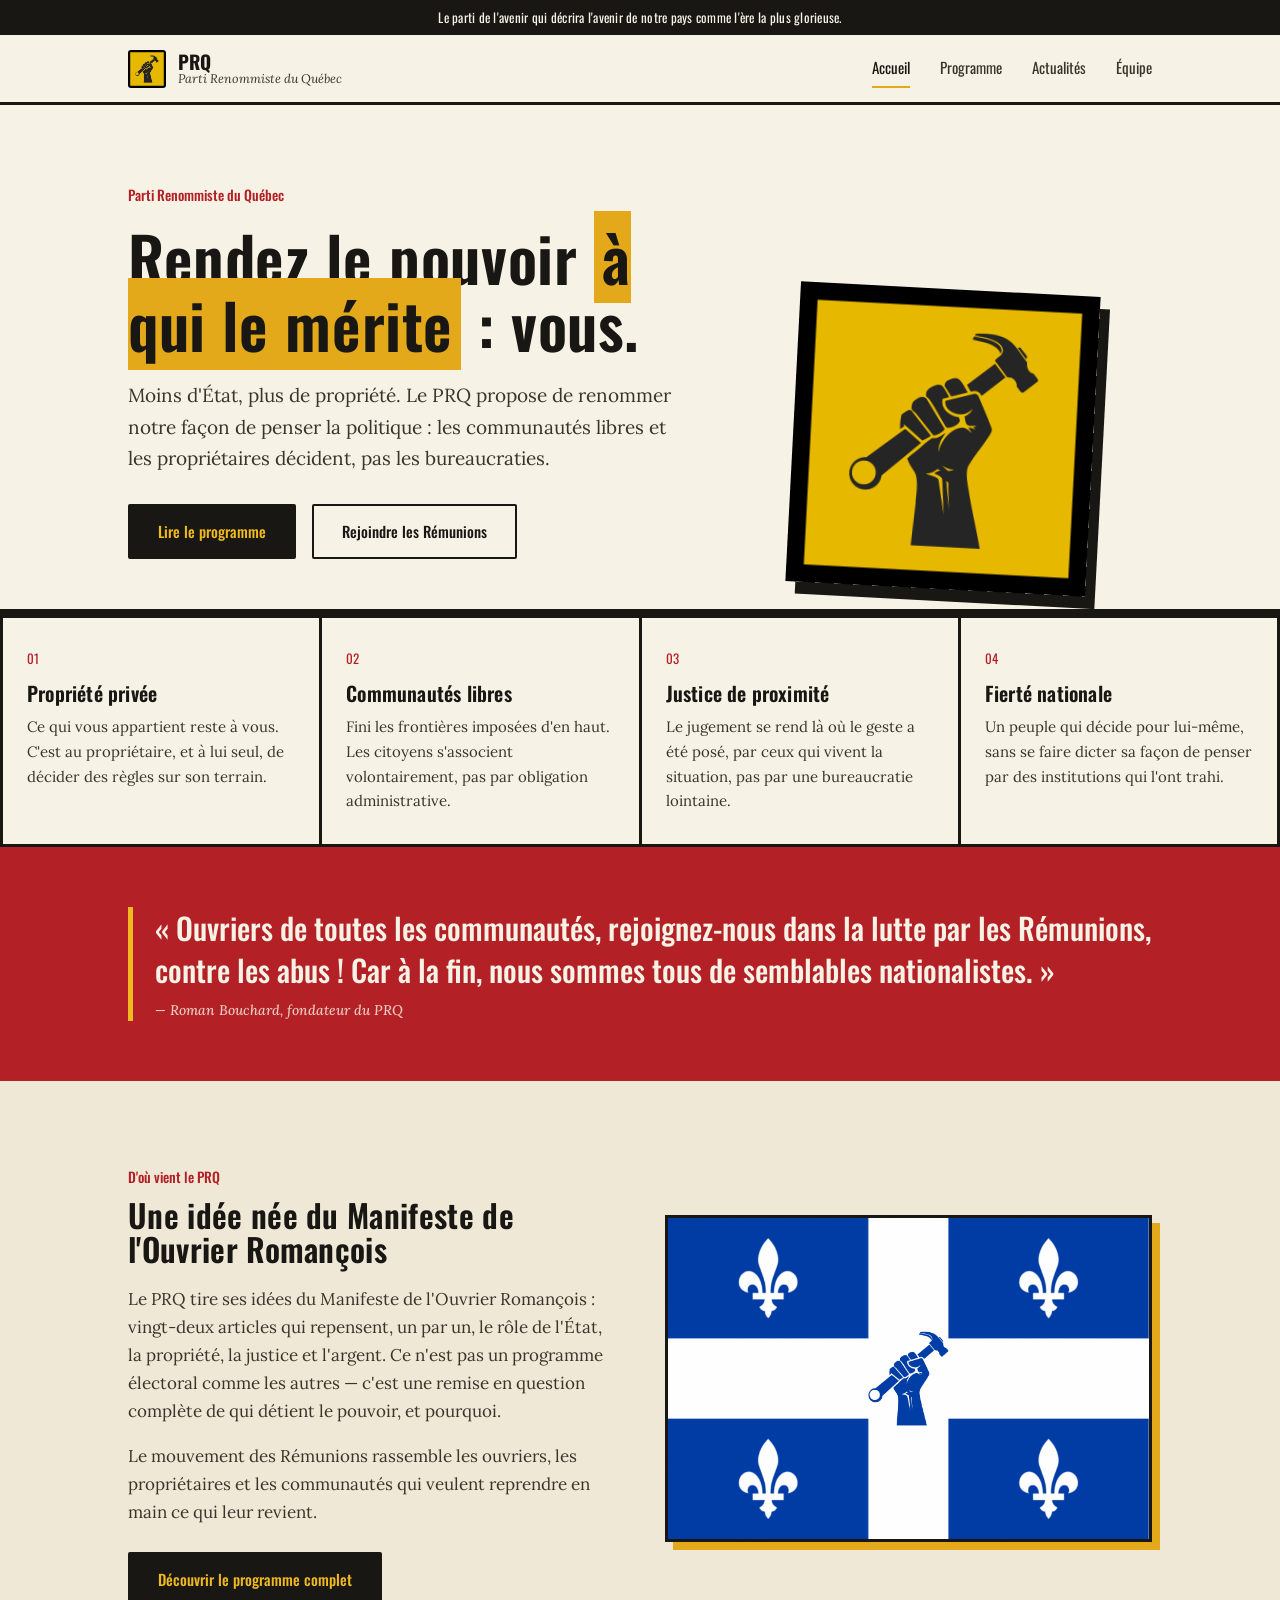
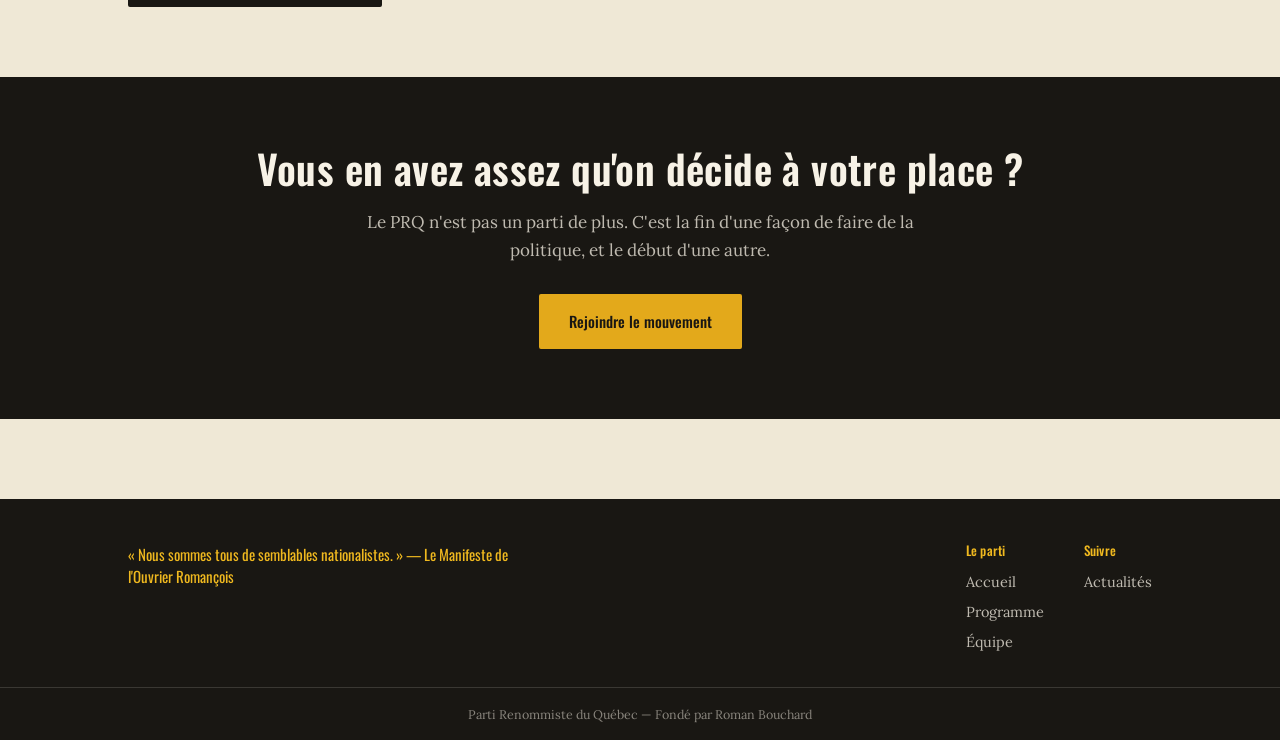
<file: index.html>
<!DOCTYPE html>
<html lang="fr-CA">
<head>
<meta charset="UTF-8">
<meta name="viewport" content="width=device-width, initial-scale=1.0">
<title>Parti Renommiste du Québec — PRQ</title>
<meta name="description" content="Le Parti Renommiste du Québec : propriété privée, communautés libres, fin de la bureaucratie d'État. Rejoignez le mouvement des Rémunions.">
<link rel="icon" href="assets/drapeau-quebec-renommiste.png">
<link rel="stylesheet" href="assets/style.css">
<style>
  .hero {
    background: var(--papier-clair);
    border-bottom: 6px solid var(--noir);
    overflow: hidden;
  }
  .hero-inner {
    max-width: var(--max-w);
    margin: 0 auto;
    padding: 64px 28px 0;
    display: grid;
    grid-template-columns: 1.15fr 0.85fr;
    gap: 40px;
    align-items: end;
  }
  .hero h1 {
    font-size: clamp(38px, 5.4vw, 62px);
    margin: 18px 0 22px;
  }
  .hero h1 em {
    font-style: normal;
    background: var(--jaune);
    padding: 0 8px;
  }
  .hero p.lead {
    font-family: 'Lora', serif;
    font-size: 19px;
    max-width: 46ch;
    color: var(--encre);
    margin-bottom: 30px;
  }
  .hero-actions { display: flex; gap: 16px; flex-wrap: wrap; margin-bottom: 50px; }
  .hero-art {
    position: relative;
    display: flex;
    justify-content: center;
    padding-bottom: 20px;
  }
  .hero-art img {
    width: min(100%, 300px);
    transform: rotate(3deg);
    box-shadow: 10px 12px 0 var(--noir);
  }

  .piliers {
    display: grid;
    grid-template-columns: repeat(4, 1fr);
    gap: 0;
    border-top: 3px solid var(--noir);
    border-left: 3px solid var(--noir);
  }
  .pilier {
    border-right: 3px solid var(--noir);
    border-bottom: 3px solid var(--noir);
    padding: 30px 24px;
    background: var(--papier-clair);
  }
  .pilier .num {
    font-family: 'Oswald', sans-serif;
    font-size: 13px;
    color: var(--rouge);
    margin-bottom: 14px;
  }
  .pilier h3 { font-size: 20px; margin-bottom: 10px; }
  .pilier p { font-size: 15px; color: var(--encre); margin: 0; }

  @media (max-width: 860px) {
    .hero-inner { grid-template-columns: 1fr; }
    .hero-art { order: -1; padding-top: 30px; }
    .piliers { grid-template-columns: 1fr 1fr; }
  }
  @media (max-width: 520px) {
    .piliers { grid-template-columns: 1fr; }
  }

  .citation-bloc {
    background: var(--rouge);
    color: var(--papier-clair);
  }
  .citation-bloc .wrap { padding: 60px 28px; }
  .citation-bloc blockquote.citation {
    border-left-color: var(--jaune-vif);
    color: var(--papier-clair);
    font-size: clamp(22px, 3vw, 30px);
  }
  .citation-bloc blockquote.citation cite { color: rgba(247,242,230,0.8); }

  .apropos {
    display: grid;
    grid-template-columns: 1fr 1fr;
    gap: 50px;
    align-items: center;
  }
  .apropos img { border: 3px solid var(--noir); box-shadow: 8px 8px 0 var(--jaune); }
  @media (max-width: 780px) {
    .apropos { grid-template-columns: 1fr; }
    .apropos .art { order: -1; max-width: 260px; margin: 0 auto; }
  }

  .cta-finale {
    background: var(--noir);
    color: var(--papier-clair);
    text-align: center;
    padding: 70px 28px;
  }
  .cta-finale h2 { color: var(--papier-clair); font-size: clamp(28px, 4vw, 40px); margin-bottom: 18px; }
  .cta-finale p { color: rgba(247,242,230,0.75); max-width: 55ch; margin: 0 auto 30px; }
</style>
</head>
<body>

<div class="bandeau"><span id="bandeau-texte">Ouvriers de toutes les communautés, rejoignez-nous dans la lutte contre les abus.</span></div>

<header class="nav">
  <div class="nav-inner">
    <a href="index.html" class="brand">
      <img src="assets/logo-poing.png" alt="Logo du PRQ">
      <span class="brand-text">PRQ<span>Parti Renommiste du Québec</span></span>
    </a>
    <button class="nav-toggle" onclick="document.querySelector('nav.links').classList.toggle('ouvert')">☰</button>
    <nav class="links">
      <a href="index.html" class="actif">Accueil</a>
      <a href="programme.html">Programme</a>
      <a href="actualites.html">Actualités</a>
      <a href="equipe.html">Équipe</a>
    </nav>
  </div>
</header>

<section class="hero">
  <div class="hero-inner">
    <div>
      <p class="eyebrow">Parti Renommiste du Québec</p>
      <h1>Rendez le pouvoir <em>à qui le mérite</em> : vous.</h1>
      <p class="lead">Moins d'État, plus de propriété. Le PRQ propose de renommer notre façon de penser la politique : les communautés libres et les propriétaires décident, pas les bureaucraties.</p>
      <div class="hero-actions">
        <a href="programme.html" class="bouton bouton-plein">Lire le programme</a>
        <a href="equipe.html" class="bouton bouton-vide">Rejoindre les Rémunions</a>
      </div>
    </div>
    <div class="hero-art">
      <img src="assets/logo-poing.png" alt="Emblème du PRQ, un poing serrant un marteau">
    </div>
  </div>
</section>

<section class="piliers">
  <div class="pilier">
    <div class="num">01</div>
    <h3>Propriété privée</h3>
    <p>Ce qui vous appartient reste à vous. C'est au propriétaire, et à lui seul, de décider des règles sur son terrain.</p>
  </div>
  <div class="pilier">
    <div class="num">02</div>
    <h3>Communautés libres</h3>
    <p>Fini les frontières imposées d'en haut. Les citoyens s'associent volontairement, pas par obligation administrative.</p>
  </div>
  <div class="pilier">
    <div class="num">03</div>
    <h3>Justice de proximité</h3>
    <p>Le jugement se rend là où le geste a été posé, par ceux qui vivent la situation, pas par une bureaucratie lointaine.</p>
  </div>
  <div class="pilier">
    <div class="num">04</div>
    <h3>Fierté nationale</h3>
    <p>Un peuple qui décide pour lui-même, sans se faire dicter sa façon de penser par des institutions qui l'ont trahi.</p>
  </div>
</section>

<div class="citation-bloc">
  <div class="wrap">
    <blockquote class="citation">
      « Ouvriers de toutes les communautés, rejoignez-nous dans la lutte par les Rémunions, contre les abus ! Car à la fin, nous sommes tous de semblables nationalistes. »
      <cite>— Roman Bouchard, fondateur du PRQ</cite>
    </blockquote>
  </div>
</div>

<section class="section">
  <div class="wrap apropos">
    <div>
      <p class="eyebrow">D'où vient le PRQ</p>
      <h2 style="font-size: 32px; margin-bottom: 18px;">Une idée née du Manifeste de l'Ouvrier Romançois</h2>
      <p style="color: var(--encre); margin-bottom: 16px;">Le PRQ tire ses idées du Manifeste de l'Ouvrier Romançois : vingt-deux articles qui repensent, un par un, le rôle de l'État, la propriété, la justice et l'argent. Ce n'est pas un programme électoral comme les autres — c'est une remise en question complète de qui détient le pouvoir, et pourquoi.</p>
      <p style="color: var(--encre); margin-bottom: 26px;">Le mouvement des Rémunions rassemble les ouvriers, les propriétaires et les communautés qui veulent reprendre en main ce qui leur revient.</p>
      <a href="programme.html" class="bouton bouton-plein">Découvrir le programme complet</a>
    </div>
    <div class="art">
      <img src="assets/drapeau-quebec-renommiste.png" alt="Drapeau du Québec version renommiste, avec le poing au marteau au centre">
    </div>
  </div>
</section>

<div class="cta-finale">
  <h2>Vous en avez assez qu'on décide à votre place ?</h2>
  <p>Le PRQ n'est pas un parti de plus. C'est la fin d'une façon de faire de la politique, et le début d'une autre.</p>
  <a href="equipe.html" class="bouton bouton-plein" style="background: var(--jaune); color: var(--noir); border-color: var(--jaune);">Rejoindre le mouvement</a>
</div>

<footer>
  <div class="footer-inner">
    <div class="footer-slogan">« Nous sommes tous de semblables nationalistes. » — Le Manifeste de l'Ouvrier Romançois</div>
    <div class="footer-liens">
      <div>
        <h4>Le parti</h4>
        <a href="index.html">Accueil</a>
        <a href="programme.html">Programme</a>
        <a href="equipe.html">Équipe</a>
      </div>
      <div>
        <h4>Suivre</h4>
        <a href="actualites.html">Actualités</a>
      </div>
    </div>
  </div>
  <div class="footer-bas">Parti Renommiste du Québec — Fondé par Roman Bouchard</div>
</footer>

<script src="assets/script.js"></script>
</body>
</html>
</file>
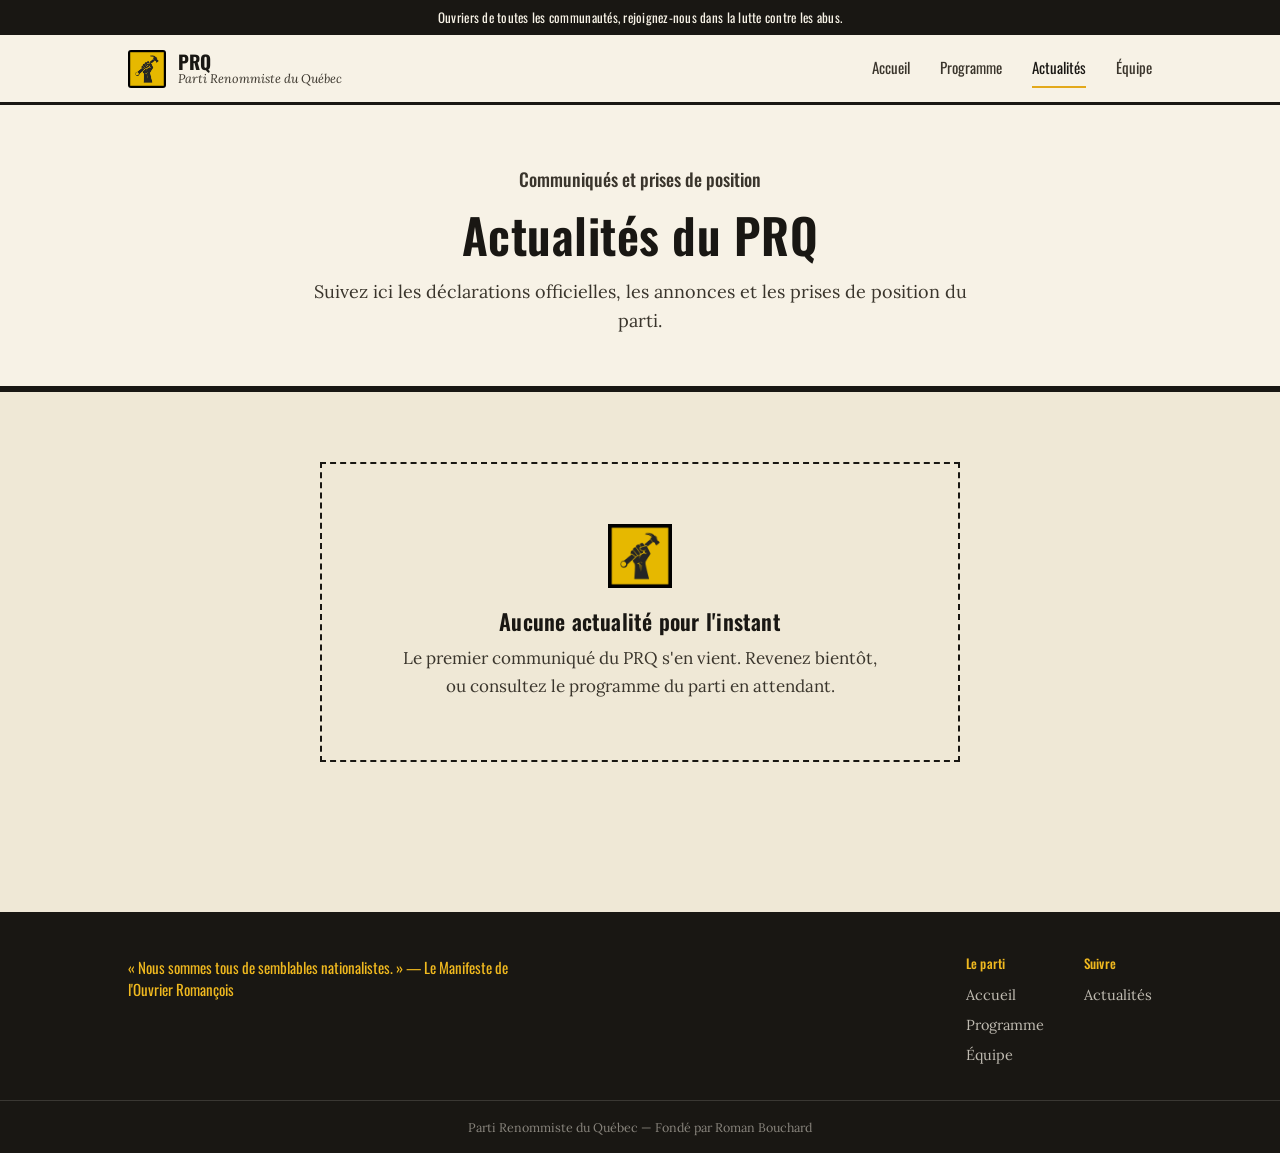
<file: actualites.html>
<!DOCTYPE html>
<html lang="fr-CA">
<head>
<meta charset="UTF-8">
<meta name="viewport" content="width=device-width, initial-scale=1.0">
<title>Actualités — Parti Renommiste du Québec</title>
<link rel="icon" href="assets/drapeau-quebec-renommiste.png">
<link rel="stylesheet" href="assets/style.css">
<style>
  .tete-page {
    background: var(--papier-clair);
    border-bottom: 6px solid var(--noir);
    padding: 60px 28px 50px;
    text-align: center;
  }
  .tete-page h1 { font-size: clamp(32px, 4.6vw, 48px); margin: 14px 0 16px; }
  .tete-page p { max-width: 60ch; margin: 0 auto; color: var(--encre); font-size: 18px; }

  .vide {
    border: 2px dashed var(--noir);
    padding: 60px 30px;
    text-align: center;
    max-width: 640px;
    margin: 0 auto;
  }
  .vide img { width: 64px; margin: 0 auto 22px; }
  .vide h3 { font-size: 22px; margin-bottom: 10px; }
  .vide p { color: var(--encre); max-width: 44ch; margin: 0 auto; }

  /* Gabarit de communiqué prêt à dupliquer — laissé en commentaire dans le code */
  .communique {
    border: 2px solid var(--noir);
    background: var(--papier-clair);
    padding: 26px 26px;
    margin-bottom: 22px;
  }
  .communique .date {
    font-family: 'Oswald', sans-serif;
    font-size: 13px;
    color: var(--rouge);
    margin-bottom: 8px;
  }
  .communique h3 { font-size: 21px; margin-bottom: 10px; }
  .communique p { color: var(--encre); margin: 0; }
</style>
</head>
<body>

<div class="bandeau"><span id="bandeau-texte">Ouvriers de toutes les communautés, rejoignez-nous dans la lutte contre les abus.</span></div>

<header class="nav">
  <div class="nav-inner">
    <a href="index.html" class="brand">
      <img src="assets/logo-poing.png" alt="Logo du PRQ">
      <span class="brand-text">PRQ<span>Parti Renommiste du Québec</span></span>
    </a>
    <button class="nav-toggle" onclick="document.querySelector('nav.links').classList.toggle('ouvert')">☰</button>
    <nav class="links">
      <a href="index.html">Accueil</a>
      <a href="programme.html">Programme</a>
      <a href="actualites.html" class="actif">Actualités</a>
      <a href="equipe.html">Équipe</a>
    </nav>
  </div>
</header>

<div class="tete-page">
  <p class="eyebrow">Communiqués et prises de position</p>
  <h1>Actualités du PRQ</h1>
  <p>Suivez ici les déclarations officielles, les annonces et les prises de position du parti.</p>
</div>

<section class="section">
  <div class="wrap">

    <!--
      GABARIT DE COMMUNIQUÉ — copie ce bloc pour ajouter une actualité,
      puis retire ce commentaire et le bloc ".vide" plus bas une fois
      qu'au moins un communiqué est publié.

      <div class="communique">
        <div class="date">5 septembre 2026</div>
        <h3>Titre du communiqué</h3>
        <p>Texte du communiqué…</p>
      </div>
    -->

    <div class="vide">
      <img src="assets/logo-poing.png" alt="">
      <h3>Aucune actualité pour l'instant</h3>
      <p>Le premier communiqué du PRQ s'en vient. Revenez bientôt, ou consultez le programme du parti en attendant.</p>
    </div>

  </div>
</section>

<footer>
  <div class="footer-inner">
    <div class="footer-slogan">« Nous sommes tous de semblables nationalistes. » — Le Manifeste de l'Ouvrier Romançois</div>
    <div class="footer-liens">
      <div>
        <h4>Le parti</h4>
        <a href="index.html">Accueil</a>
        <a href="programme.html">Programme</a>
        <a href="equipe.html">Équipe</a>
      </div>
      <div>
        <h4>Suivre</h4>
        <a href="actualites.html">Actualités</a>
      </div>
    </div>
  </div>
  <div class="footer-bas">Parti Renommiste du Québec — Fondé par Roman Bouchard</div>
</footer>

<script src="assets/script.js"></script>
</body>
</html>
</file>
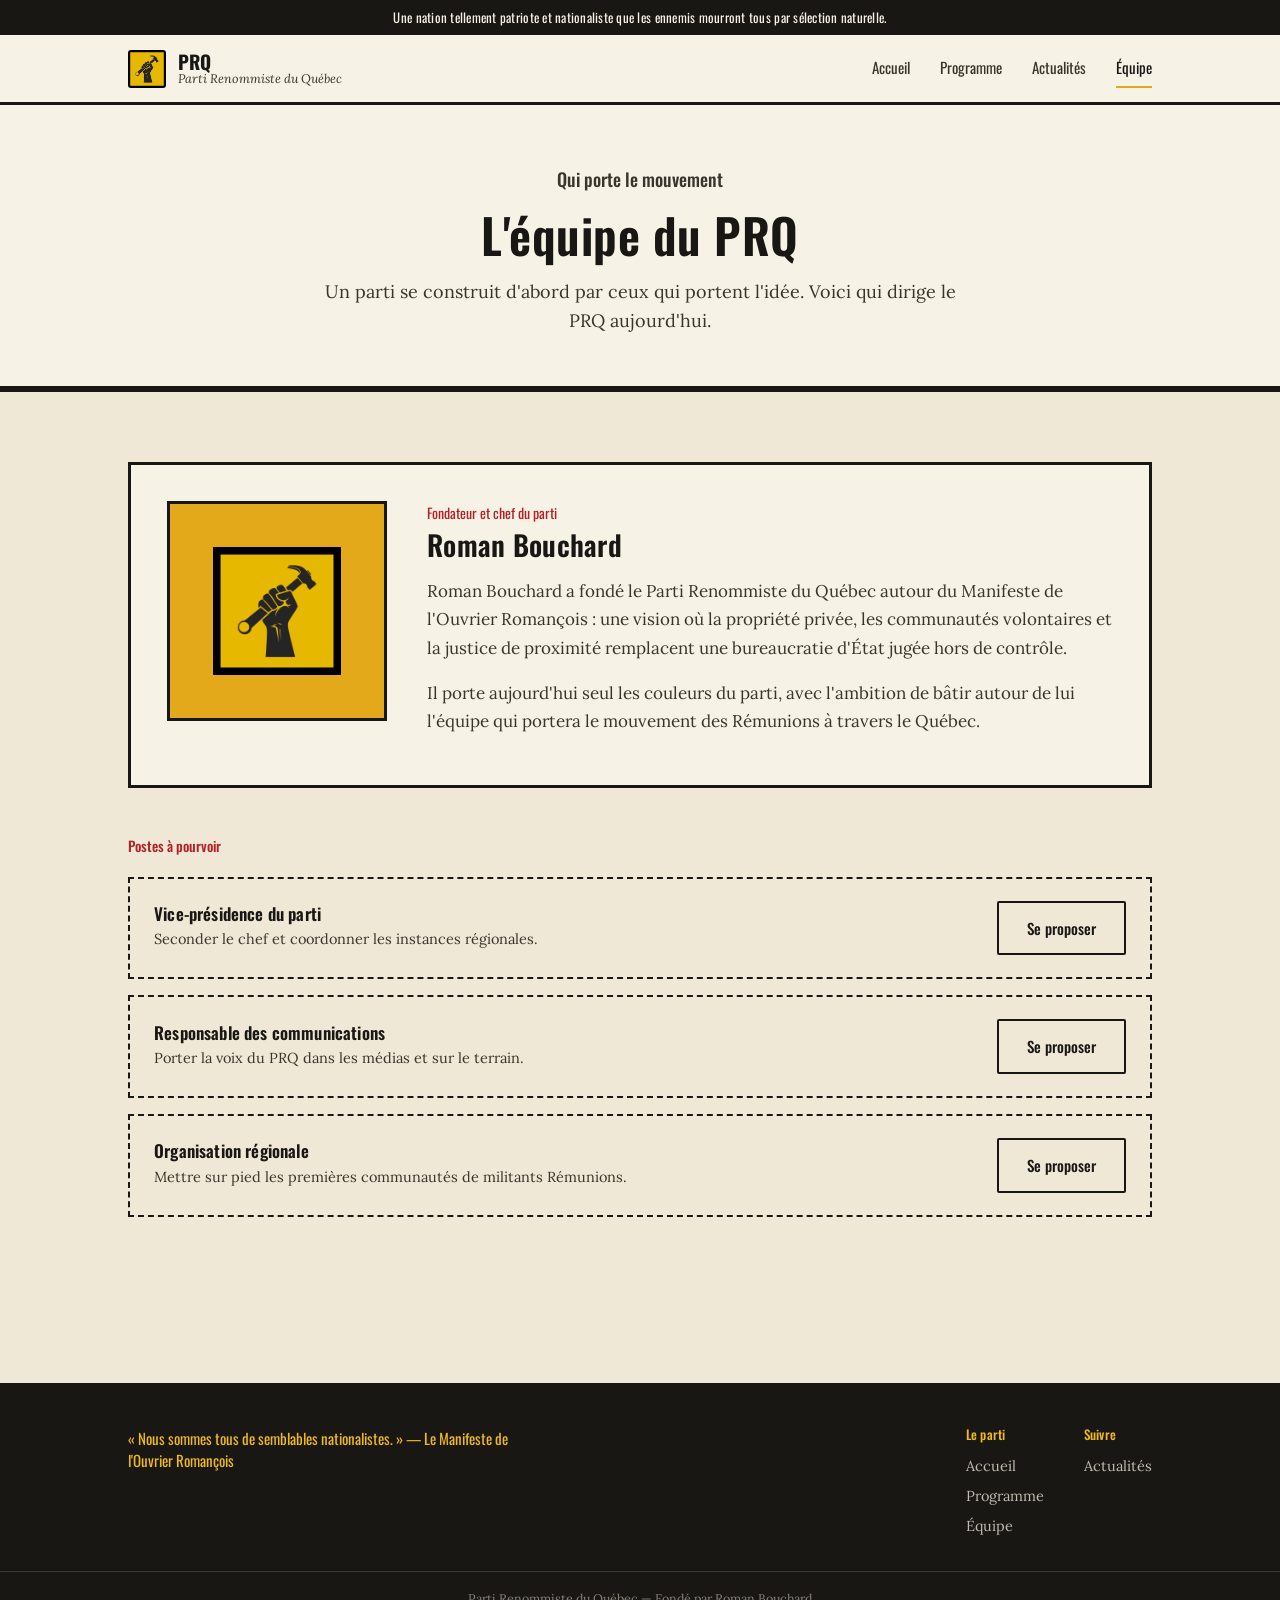
<file: equipe.html>
<!DOCTYPE html>
<html lang="fr-CA">
<head>
<meta charset="UTF-8">
<meta name="viewport" content="width=device-width, initial-scale=1.0">
<title>Équipe — Parti Renommiste du Québec</title>
<link rel="icon" href="assets/drapeau-quebec-renommiste.png">
<link rel="stylesheet" href="assets/style.css">
<style>
  .tete-page {
    background: var(--papier-clair);
    border-bottom: 6px solid var(--noir);
    padding: 60px 28px 50px;
    text-align: center;
  }
  .tete-page h1 { font-size: clamp(32px, 4.6vw, 48px); margin: 14px 0 16px; }
  .tete-page p { max-width: 60ch; margin: 0 auto; color: var(--encre); font-size: 18px; }

  .profil {
    display: grid;
    grid-template-columns: 220px 1fr;
    gap: 40px;
    align-items: start;
    border: 3px solid var(--noir);
    background: var(--papier-clair);
    padding: 36px;
  }
  .profil-photo {
    width: 100%;
    aspect-ratio: 1;
    background: var(--jaune);
    border: 3px solid var(--noir);
    display: flex;
    align-items: center;
    justify-content: center;
  }
  .profil-photo img { width: 60%; }
  .profil-role {
    font-family: 'Oswald', sans-serif;
    color: var(--rouge);
    font-size: 14px;
    margin-bottom: 6px;
  }
  .profil h2 { font-size: 28px; margin-bottom: 14px; }
  .profil p { color: var(--encre); margin-bottom: 14px; }
  @media (max-width: 620px) {
    .profil { grid-template-columns: 1fr; }
    .profil-photo { max-width: 200px; margin: 0 auto; }
  }

  .postes {
    margin-top: 46px;
  }
  .poste {
    border: 2px dashed var(--noir);
    padding: 22px 24px;
    margin-bottom: 16px;
    display: flex;
    justify-content: space-between;
    align-items: center;
    gap: 20px;
    flex-wrap: wrap;
  }
  .poste h4 { font-size: 17px; margin-bottom: 4px; }
  .poste p { margin: 0; color: var(--encre); font-size: 14.5px; }
</style>
</head>
<body>

<div class="bandeau"><span id="bandeau-texte">Ouvriers de toutes les communautés, rejoignez-nous dans la lutte contre les abus.</span></div>

<header class="nav">
  <div class="nav-inner">
    <a href="index.html" class="brand">
      <img src="assets/logo-poing.png" alt="Logo du PRQ">
      <span class="brand-text">PRQ<span>Parti Renommiste du Québec</span></span>
    </a>
    <button class="nav-toggle" onclick="document.querySelector('nav.links').classList.toggle('ouvert')">☰</button>
    <nav class="links">
      <a href="index.html">Accueil</a>
      <a href="programme.html">Programme</a>
      <a href="actualites.html">Actualités</a>
      <a href="equipe.html" class="actif">Équipe</a>
    </nav>
  </div>
</header>

<div class="tete-page">
  <p class="eyebrow">Qui porte le mouvement</p>
  <h1>L'équipe du PRQ</h1>
  <p>Un parti se construit d'abord par ceux qui portent l'idée. Voici qui dirige le PRQ aujourd'hui.</p>
</div>

<section class="section">
  <div class="wrap">

    <div class="profil">
      <div class="profil-photo">
        <img src="assets/logo-poing.png" alt="">
      </div>
      <div>
        <div class="profil-role">Fondateur et chef du parti</div>
        <h2>Roman Bouchard</h2>
        <p>Roman Bouchard a fondé le Parti Renommiste du Québec autour du Manifeste de l'Ouvrier Romançois : une vision où la propriété privée, les communautés volontaires et la justice de proximité remplacent une bureaucratie d'État jugée hors de contrôle.</p>
        <p>Il porte aujourd'hui seul les couleurs du parti, avec l'ambition de bâtir autour de lui l'équipe qui portera le mouvement des Rémunions à travers le Québec.</p>
      </div>
    </div>

    <div class="postes">
      <p class="eyebrow" style="margin-bottom: 20px;">Postes à pourvoir</p>
      <div class="poste">
        <div>
          <h4>Vice-présidence du parti</h4>
          <p>Seconder le chef et coordonner les instances régionales.</p>
        </div>
        <a href="mailto:contact@prq.quebec" class="bouton bouton-vide">Se proposer</a>
      </div>
      <div class="poste">
        <div>
          <h4>Responsable des communications</h4>
          <p>Porter la voix du PRQ dans les médias et sur le terrain.</p>
        </div>
        <a href="mailto:contact@prq.quebec" class="bouton bouton-vide">Se proposer</a>
      </div>
      <div class="poste">
        <div>
          <h4>Organisation régionale</h4>
          <p>Mettre sur pied les premières communautés de militants Rémunions.</p>
        </div>
        <a href="mailto:contact@prq.quebec" class="bouton bouton-vide">Se proposer</a>
      </div>
    </div>

  </div>
</section>

<footer>
  <div class="footer-inner">
    <div class="footer-slogan">« Nous sommes tous de semblables nationalistes. » — Le Manifeste de l'Ouvrier Romançois</div>
    <div class="footer-liens">
      <div>
        <h4>Le parti</h4>
        <a href="index.html">Accueil</a>
        <a href="programme.html">Programme</a>
        <a href="equipe.html">Équipe</a>
      </div>
      <div>
        <h4>Suivre</h4>
        <a href="actualites.html">Actualités</a>
      </div>
    </div>
  </div>
  <div class="footer-bas">Parti Renommiste du Québec — Fondé par Roman Bouchard</div>
</footer>

<script src="assets/script.js"></script>
</body>
</html>
</file>
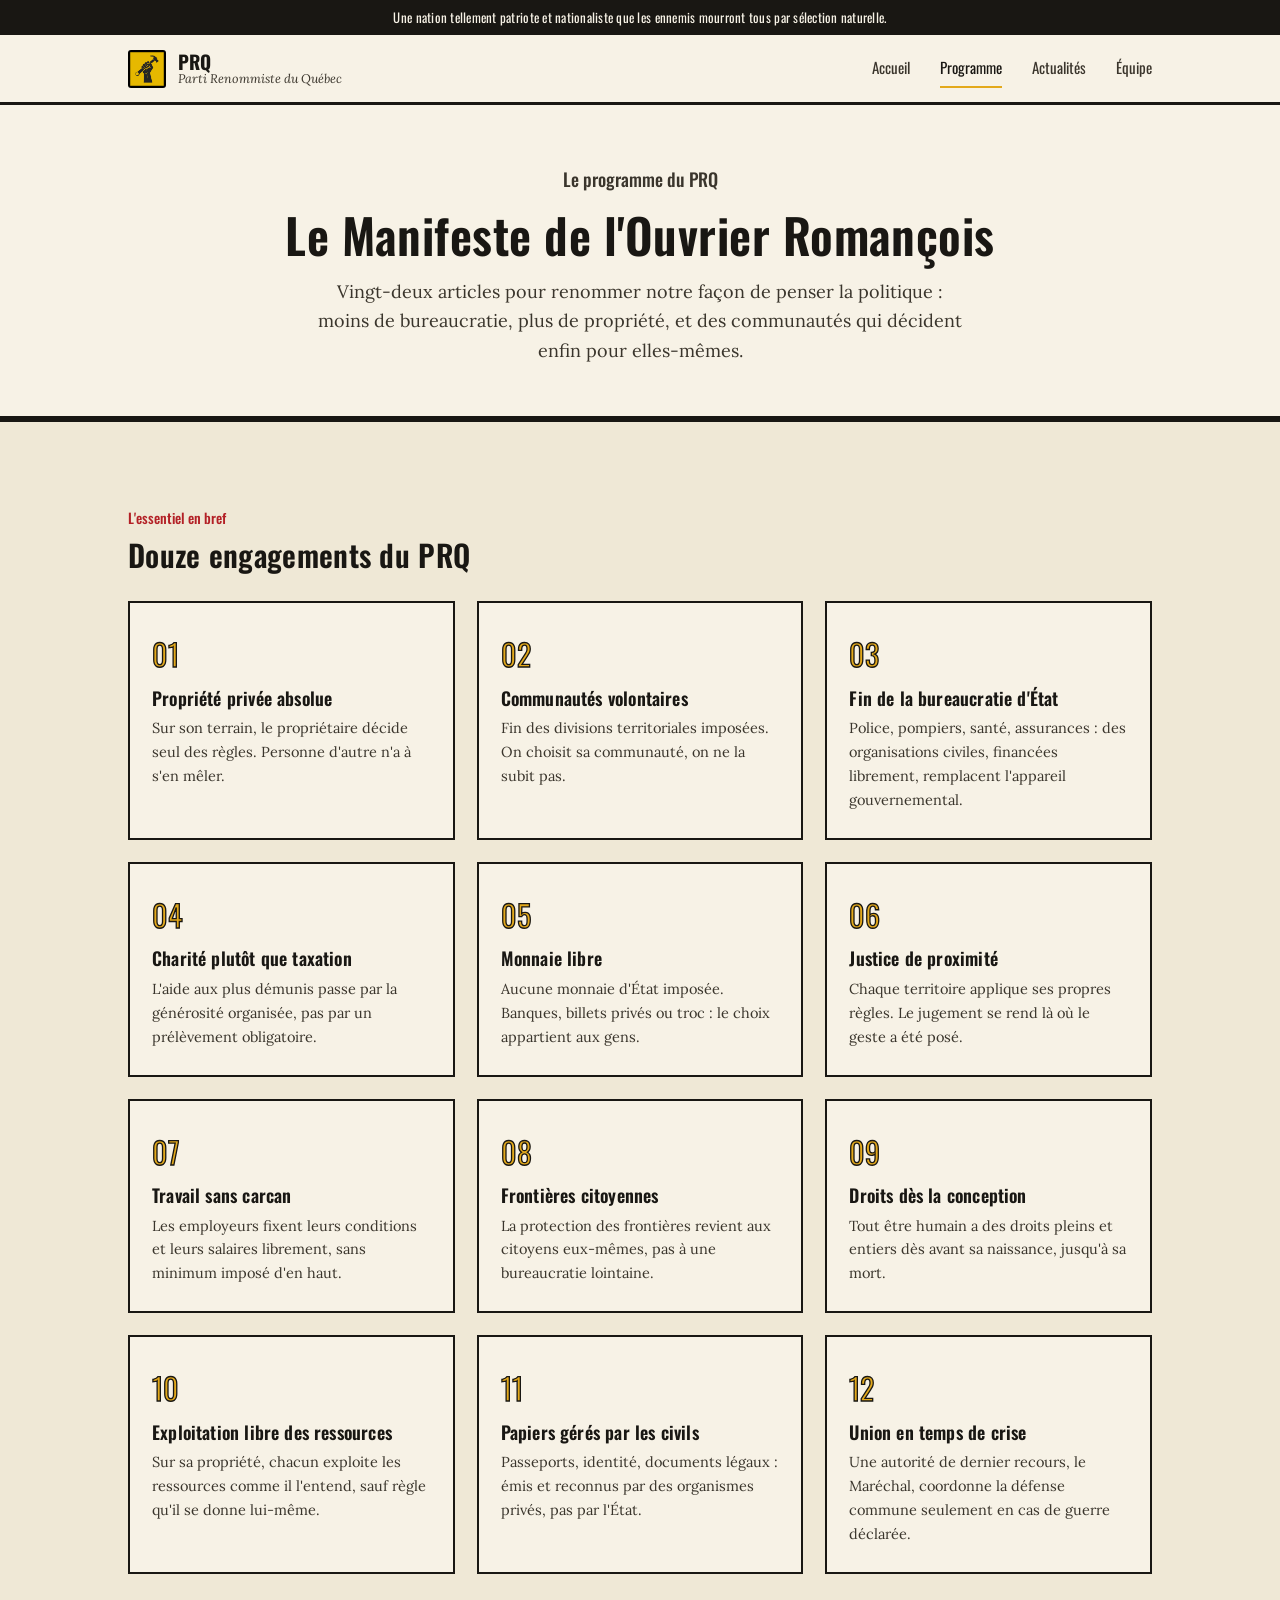
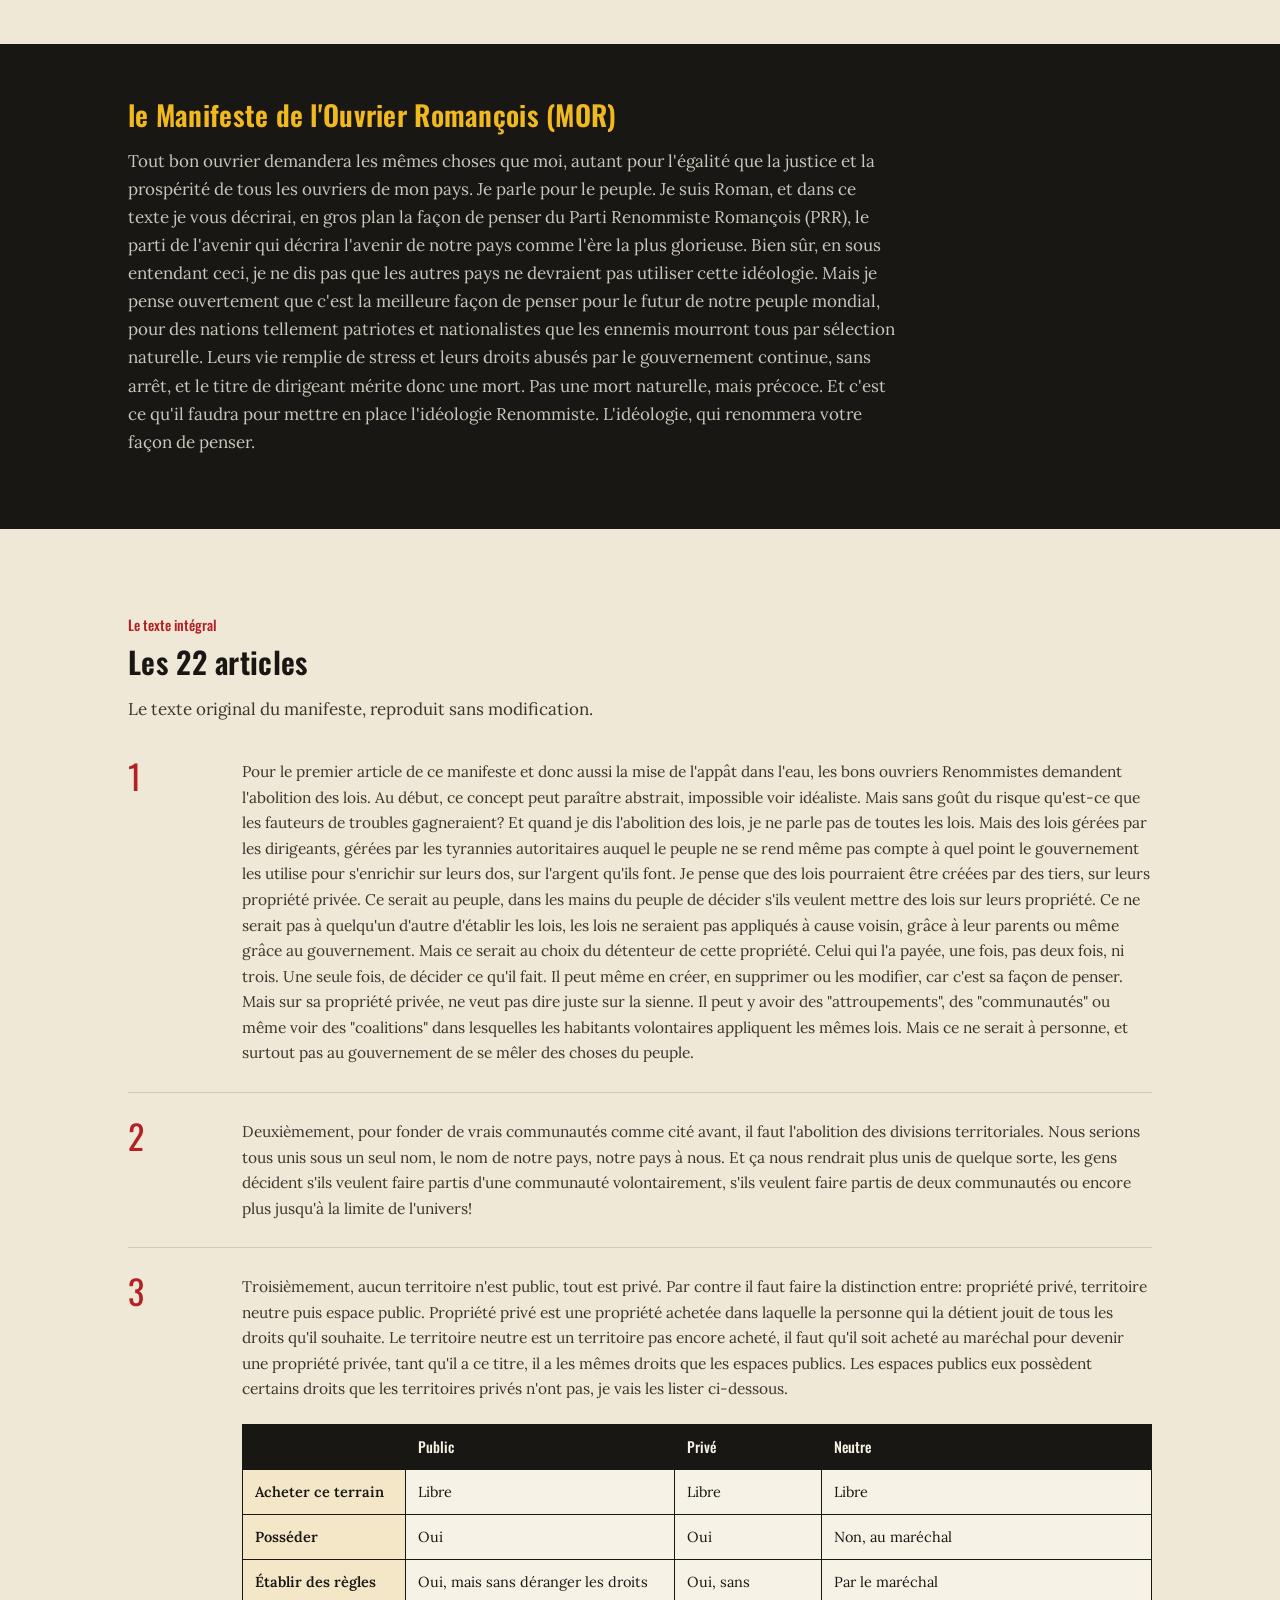
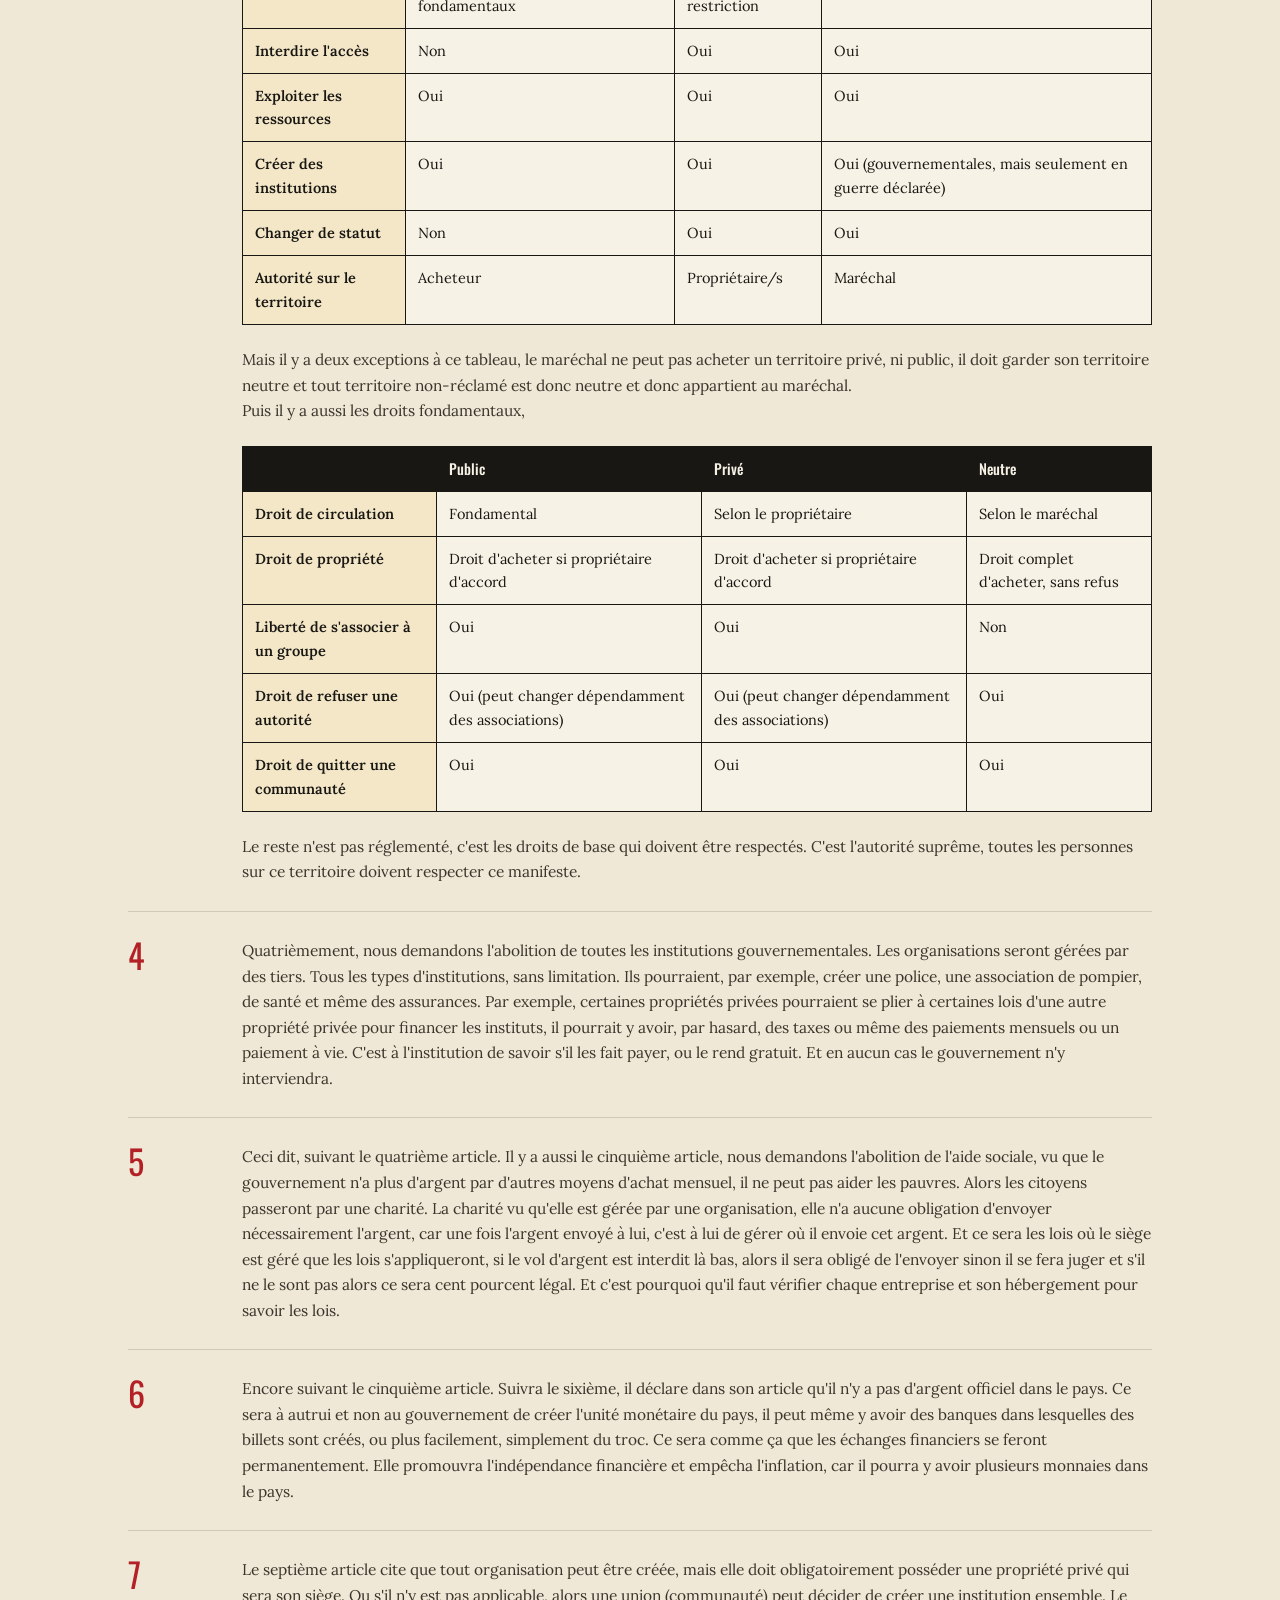
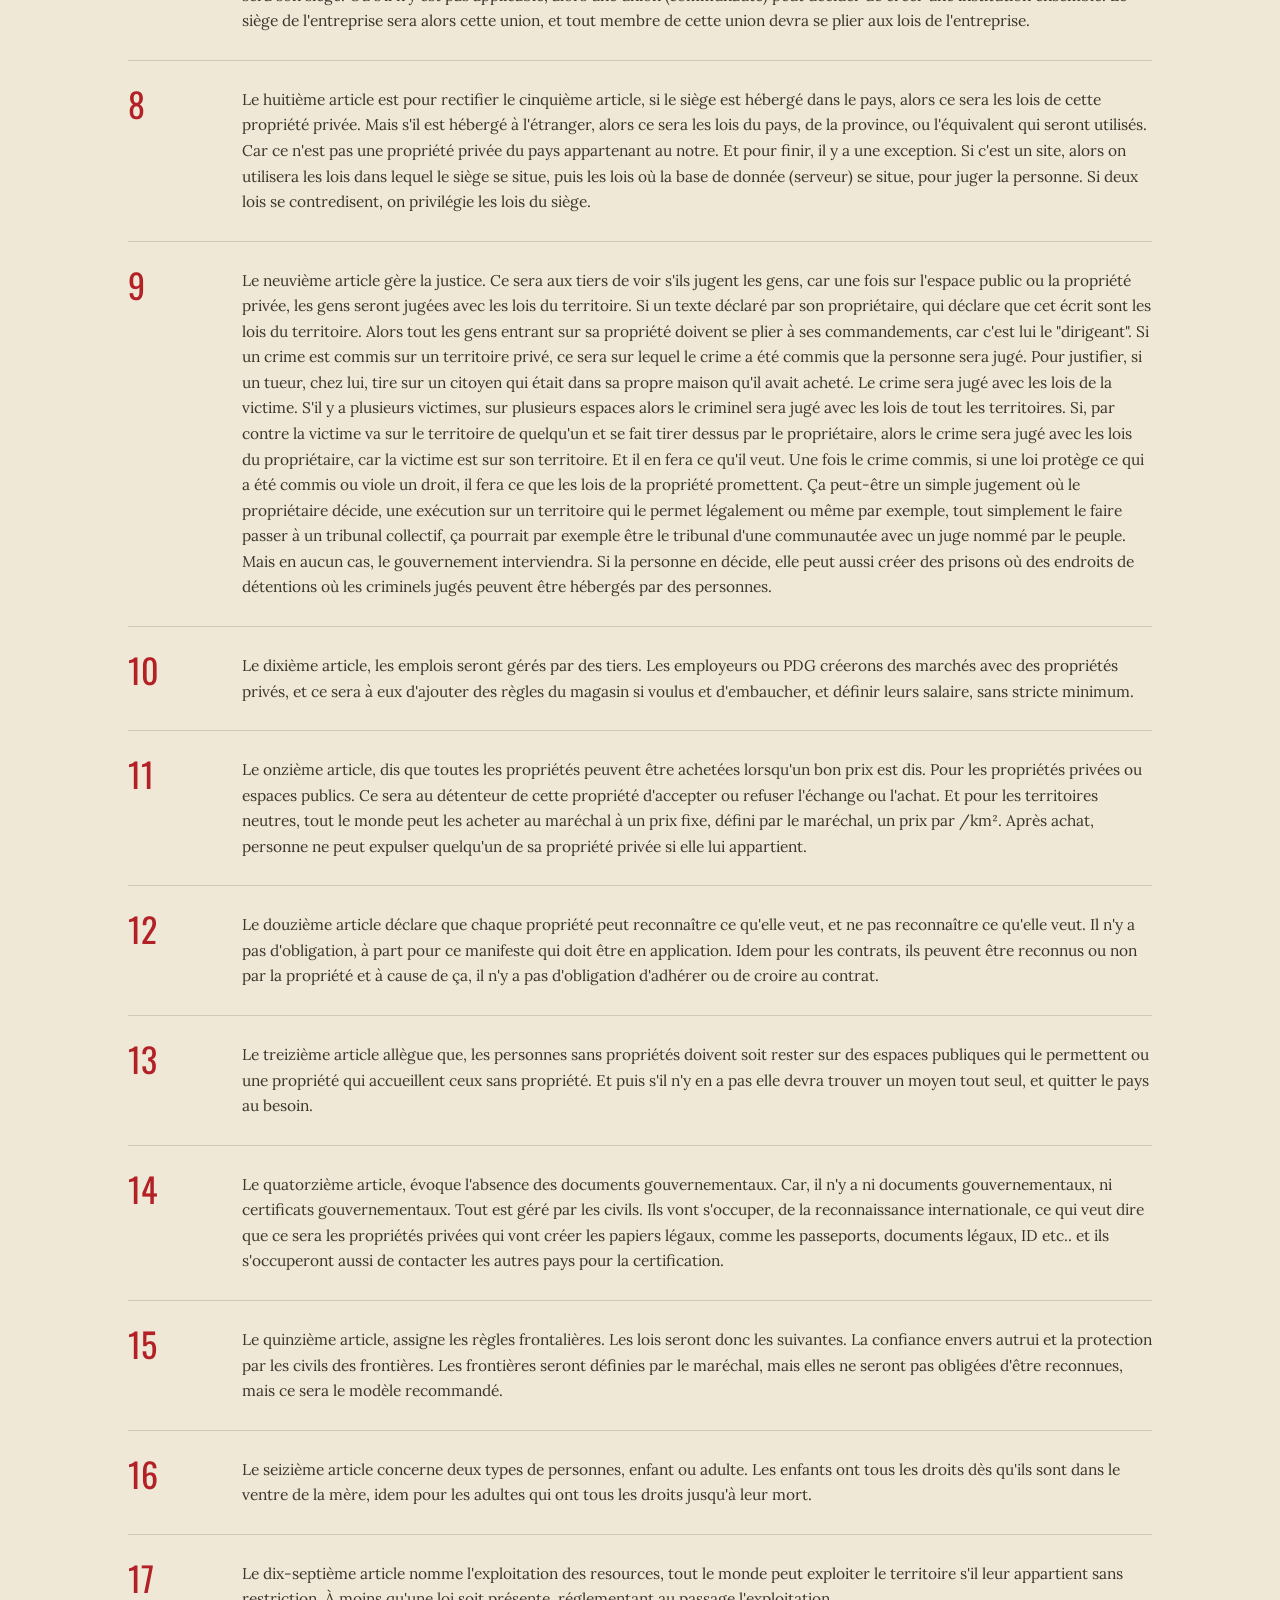
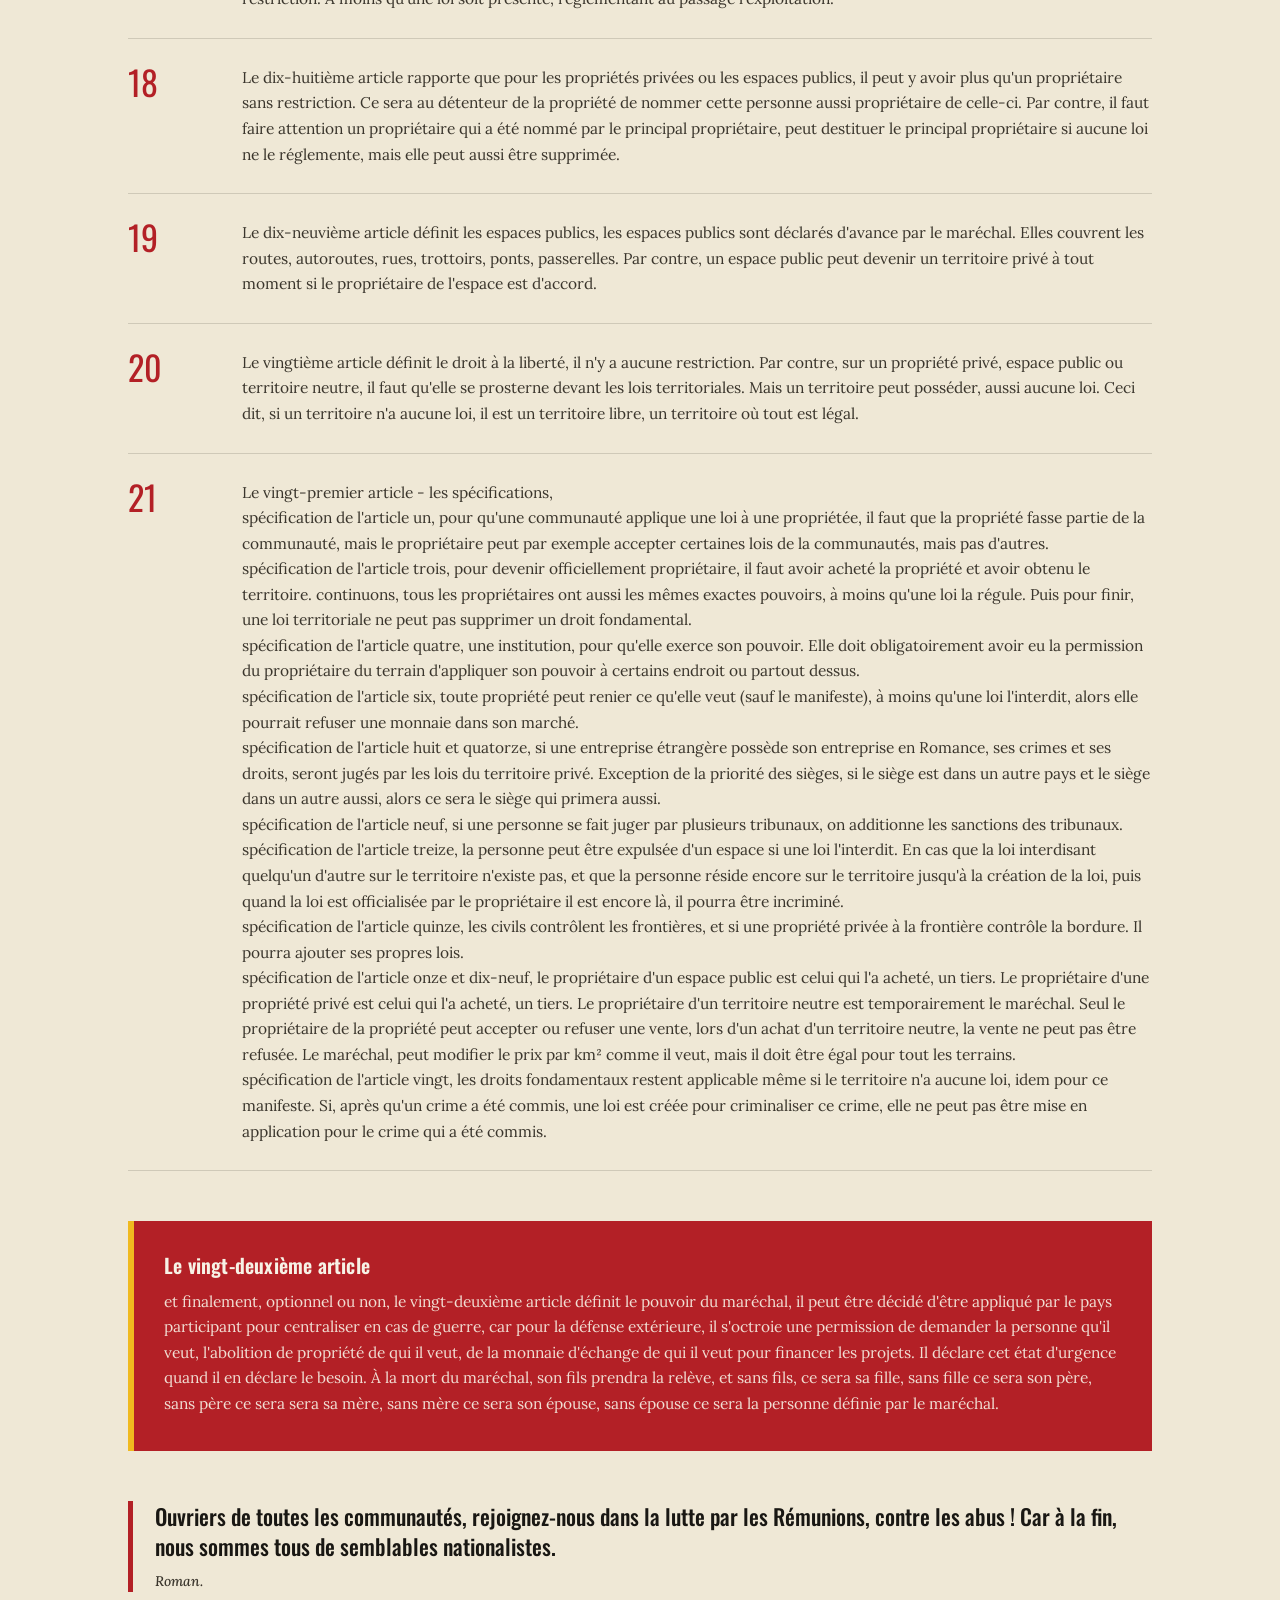
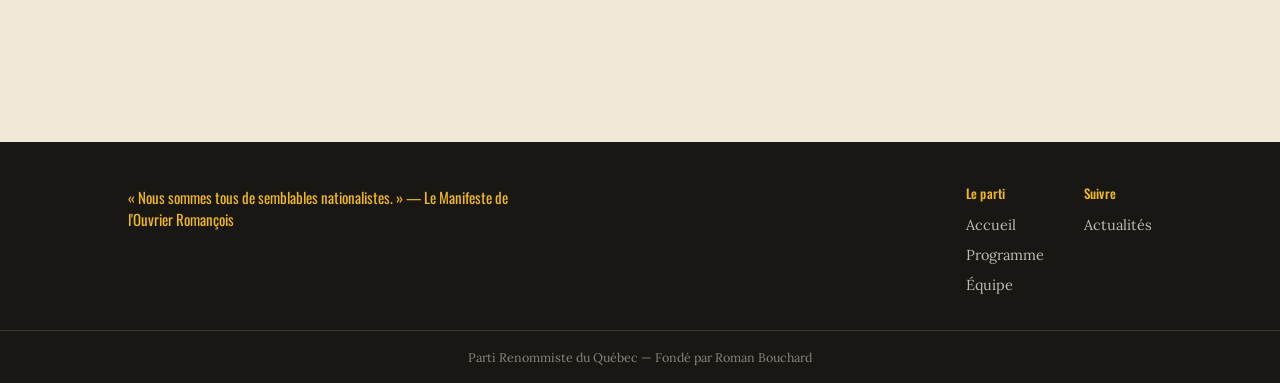
<file: programme.html>
<!DOCTYPE html>
<html lang="fr-CA">
<head>
<meta charset="UTF-8">
<meta name="viewport" content="width=device-width, initial-scale=1.0">
<title>Programme — Parti Renommiste du Québec</title>
<link rel="icon" href="assets/drapeau-quebec-renommiste.png">
<link rel="stylesheet" href="assets/style.css">
<style>
  .tete-page {
    background: var(--papier-clair);
    border-bottom: 6px solid var(--noir);
    padding: 60px 28px 50px;
    text-align: center;
  }
  .tete-page h1 { font-size: clamp(32px, 4.6vw, 48px); margin: 14px 0 16px; }
  .tete-page p { max-width: 60ch; margin: 0 auto; color: var(--encre); font-size: 18px; }

  .engagements {
    display: grid;
    grid-template-columns: repeat(3, 1fr);
    gap: 22px;
  }
  .engagement {
    background: var(--papier-clair);
    border: 2px solid var(--noir);
    padding: 26px 22px;
  }
  .engagement .num {
    font-family: 'Oswald', sans-serif;
    font-size: 30px;
    color: var(--jaune);
    -webkit-text-stroke: 1.3px var(--noir);
    margin-bottom: 10px;
  }
  .engagement h3 { font-size: 18px; margin-bottom: 8px; }
  .engagement p { font-size: 14.5px; color: var(--encre); margin: 0; }
  @media (max-width: 860px) { .engagements { grid-template-columns: 1fr 1fr; } }
  @media (max-width: 560px) { .engagements { grid-template-columns: 1fr; } }

  .manifeste-intro {
    background: var(--noir);
    color: var(--papier-clair);
  }
  .manifeste-intro .wrap { padding: 56px 28px; }
  .manifeste-intro h2 { color: var(--jaune-vif); font-size: 28px; margin-bottom: 14px; }
  .manifeste-intro p { color: rgba(247,242,230,0.8); max-width: 70ch; }

  .articles { display: flex; flex-direction: column; }
  .article {
    display: grid;
    grid-template-columns: 90px 1fr;
    gap: 24px;
    padding: 26px 0;
    border-bottom: 1px solid var(--ligne);
  }
  .article .no {
    font-family: 'Oswald', sans-serif;
    font-size: 34px;
    color: var(--rouge);
    line-height: 1;
  }
  .article h3 { font-size: 19px; margin-bottom: 8px; }
  .article p { color: var(--encre); margin: 0; font-size: 15.5px; }
  @media (max-width: 620px) {
    .article { grid-template-columns: 1fr; gap: 8px; }
  }

  .encadre-marechal {
    background: var(--rouge);
    color: var(--papier-clair);
    padding: 34px 30px;
    margin: 50px 0 10px;
    border-left: 6px solid var(--jaune-vif);
  }
  .encadre-marechal h3 { color: var(--papier-clair); font-size: 20px; margin-bottom: 12px; }
  .encadre-marechal p { color: rgba(247,242,230,0.9); margin: 0; font-size: 15.5px; }
</style>
</head>
<body>

<div class="bandeau"><span id="bandeau-texte">Ouvriers de toutes les communautés, rejoignez-nous dans la lutte contre les abus.</span></div>

<header class="nav">
  <div class="nav-inner">
    <a href="index.html" class="brand">
      <img src="assets/logo-poing.png" alt="Logo du PRQ">
      <span class="brand-text">PRQ<span>Parti Renommiste du Québec</span></span>
    </a>
    <button class="nav-toggle" onclick="document.querySelector('nav.links').classList.toggle('ouvert')">☰</button>
    <nav class="links">
      <a href="index.html">Accueil</a>
      <a href="programme.html" class="actif">Programme</a>
      <a href="actualites.html">Actualités</a>
      <a href="equipe.html">Équipe</a>
    </nav>
  </div>
</header>

<div class="tete-page">
  <p class="eyebrow">Le programme du PRQ</p>
  <h1>Le Manifeste de l'Ouvrier Romançois</h1>
  <p>Vingt-deux articles pour renommer notre façon de penser la politique : moins de bureaucratie, plus de propriété, et des communautés qui décident enfin pour elles-mêmes.</p>
</div>

<section class="section">
  <div class="wrap">
    <p class="eyebrow">L'essentiel en bref</p>
    <h2 style="font-size: 30px; margin-bottom: 30px;">Douze engagements du PRQ</h2>
    <div class="engagements">
      <div class="engagement"><div class="num">01</div><h3>Propriété privée absolue</h3><p>Sur son terrain, le propriétaire décide seul des règles. Personne d'autre n'a à s'en mêler.</p></div>
      <div class="engagement"><div class="num">02</div><h3>Communautés volontaires</h3><p>Fin des divisions territoriales imposées. On choisit sa communauté, on ne la subit pas.</p></div>
      <div class="engagement"><div class="num">03</div><h3>Fin de la bureaucratie d'État</h3><p>Police, pompiers, santé, assurances : des organisations civiles, financées librement, remplacent l'appareil gouvernemental.</p></div>
      <div class="engagement"><div class="num">04</div><h3>Charité plutôt que taxation</h3><p>L'aide aux plus démunis passe par la générosité organisée, pas par un prélèvement obligatoire.</p></div>
      <div class="engagement"><div class="num">05</div><h3>Monnaie libre</h3><p>Aucune monnaie d'État imposée. Banques, billets privés ou troc : le choix appartient aux gens.</p></div>
      <div class="engagement"><div class="num">06</div><h3>Justice de proximité</h3><p>Chaque territoire applique ses propres règles. Le jugement se rend là où le geste a été posé.</p></div>
      <div class="engagement"><div class="num">07</div><h3>Travail sans carcan</h3><p>Les employeurs fixent leurs conditions et leurs salaires librement, sans minimum imposé d'en haut.</p></div>
      <div class="engagement"><div class="num">08</div><h3>Frontières citoyennes</h3><p>La protection des frontières revient aux citoyens eux-mêmes, pas à une bureaucratie lointaine.</p></div>
      <div class="engagement"><div class="num">09</div><h3>Droits dès la conception</h3><p>Tout être humain a des droits pleins et entiers dès avant sa naissance, jusqu'à sa mort.</p></div>
      <div class="engagement"><div class="num">10</div><h3>Exploitation libre des ressources</h3><p>Sur sa propriété, chacun exploite les ressources comme il l'entend, sauf règle qu'il se donne lui-même.</p></div>
      <div class="engagement"><div class="num">11</div><h3>Papiers gérés par les civils</h3><p>Passeports, identité, documents légaux : émis et reconnus par des organismes privés, pas par l'État.</p></div>
      <div class="engagement"><div class="num">12</div><h3>Union en temps de crise</h3><p>Une autorité de dernier recours, le Maréchal, coordonne la défense commune seulement en cas de guerre déclarée.</p></div>
    </div>
  </div>
</section>

<div class="manifeste-intro">
  <div class="wrap">
    <h2>le Manifeste de l'Ouvrier Romançois (MOR)</h2>
    <p>Tout bon ouvrier demandera les mêmes choses que moi, autant pour l'égalité que la justice et la prospérité de tous les ouvriers de mon pays. Je parle pour le peuple. Je suis Roman, et dans ce texte je vous décrirai, en gros plan la façon de penser du Parti Renommiste Romançois (PRR), le parti de l'avenir qui décrira l'avenir de notre pays comme l'ère la plus glorieuse. Bien sûr, en sous entendant ceci, je ne dis pas que les autres pays ne devraient pas utiliser cette idéologie. Mais je pense ouvertement que c'est la meilleure façon de penser pour le futur de notre peuple mondial, pour des nations tellement patriotes et nationalistes que les ennemis mourront tous par sélection naturelle. Leurs vie remplie de stress et leurs droits abusés par le gouvernement continue, sans arrêt, et le titre de dirigeant mérite donc une mort. Pas une mort naturelle, mais précoce. Et c'est ce qu'il faudra pour mettre en place l'idéologie Renommiste. L'idéologie, qui renommera votre façon de penser.</p>
  </div>
</div>

<section class="section">
  <div class="wrap">
    <p class="eyebrow">Le texte intégral</p>
    <h2 style="font-size: 30px; margin-bottom: 10px;">Les 22 articles</h2>
    <p style="color: var(--encre); margin-bottom: 10px; max-width: 70ch;">Le texte original du manifeste, reproduit sans modification.</p>

    <div class="articles">
      <div class="article">
        <div class="no">1</div>
        <div><p>Pour le premier article de ce manifeste et donc aussi la mise de l'appât dans l'eau, les bons ouvriers Renommistes demandent l'abolition des lois. Au début, ce concept peut paraître abstrait, impossible voir idéaliste. Mais sans goût du risque qu'est-ce que les fauteurs de troubles gagneraient? Et quand je dis l'abolition des lois, je ne parle pas de toutes les lois. Mais des lois gérées par les dirigeants, gérées par les tyrannies autoritaires auquel le peuple ne se rend même pas compte à quel point le gouvernement les utilise pour s'enrichir sur leurs dos, sur l'argent qu'ils font. Je pense que des lois pourraient être créées par des tiers, sur leurs propriété privée. Ce serait au peuple, dans les mains du peuple de décider s'ils veulent mettre des lois sur leurs propriété. Ce ne serait pas à quelqu'un d'autre d'établir les lois, les lois ne seraient pas appliqués à cause voisin, grâce à leur parents ou même grâce au gouvernement. Mais ce serait au choix du détenteur de cette propriété. Celui qui l'a payée, une fois, pas deux fois, ni trois. Une seule fois, de décider ce qu'il fait. Il peut même en créer, en supprimer ou les modifier, car c'est sa façon de penser. Mais sur sa propriété privée, ne veut pas dire juste sur la sienne. Il peut y avoir des "attroupements", des "communautés" ou même voir des "coalitions" dans lesquelles les habitants volontaires appliquent les mêmes lois. Mais ce ne serait à personne, et surtout pas au gouvernement de se mêler des choses du peuple.</p></div>
      </div>
      <div class="article">
        <div class="no">2</div>
        <div><p>Deuxièmement, pour fonder de vrais communautés comme cité avant, il faut l'abolition des divisions territoriales. Nous serions tous unis sous un seul nom, le nom de notre pays, notre pays à nous. Et ça nous rendrait plus unis de quelque sorte, les gens décident s'ils veulent faire partis d'une communauté volontairement, s'ils veulent faire partis de deux communautés ou encore plus jusqu'à la limite de l'univers!</p></div>
      </div>
      <div class="article">
        <div class="no">3</div>
        <div>
          <p>Troisièmement, aucun territoire n'est public, tout est privé. Par contre il faut faire la distinction entre: propriété privé, territoire neutre puis espace public. Propriété privé est une propriété achetée dans laquelle la personne qui la détient jouit de tous les droits qu'il souhaite. Le territoire neutre est un territoire pas encore acheté, il faut qu'il soit acheté au maréchal pour devenir une propriété privée, tant qu'il a ce titre, il a les mêmes droits que les espaces publics. Les espaces publics eux possèdent certains droits que les territoires privés n'ont pas, je vais les lister ci-dessous.</p>
          <table class="table-manifeste">
            <thead><tr><th></th><th>Public</th><th>Privé</th><th>Neutre</th></tr></thead>
            <tbody>
              <tr><td>Acheter ce terrain</td><td>Libre</td><td>Libre</td><td>Libre</td></tr>
              <tr><td>Posséder</td><td>Oui</td><td>Oui</td><td>Non, au maréchal</td></tr>
              <tr><td>Établir des règles</td><td>Oui, mais sans déranger les droits fondamentaux</td><td>Oui, sans restriction</td><td>Par le maréchal</td></tr>
              <tr><td>Interdire l'accès</td><td>Non</td><td>Oui</td><td>Oui</td></tr>
              <tr><td>Exploiter les ressources</td><td>Oui</td><td>Oui</td><td>Oui</td></tr>
              <tr><td>Créer des institutions</td><td>Oui</td><td>Oui</td><td>Oui (gouvernementales, mais seulement en guerre déclarée)</td></tr>
              <tr><td>Changer de statut</td><td>Non</td><td>Oui</td><td>Oui</td></tr>
              <tr><td>Autorité sur le territoire</td><td>Acheteur</td><td>Propriétaire/s</td><td>Maréchal</td></tr>
            </tbody>
          </table>
          <p>Mais il y a deux exceptions à ce tableau, le maréchal ne peut pas acheter un territoire privé, ni public, il doit garder son territoire neutre et tout territoire non-réclamé est donc neutre et donc appartient au maréchal.</p>
          <p>Puis il y a aussi les droits fondamentaux,</p>
          <table class="table-manifeste">
            <thead><tr><th></th><th>Public</th><th>Privé</th><th>Neutre</th></tr></thead>
            <tbody>
              <tr><td>Droit de circulation</td><td>Fondamental</td><td>Selon le propriétaire</td><td>Selon le maréchal</td></tr>
              <tr><td>Droit de propriété</td><td>Droit d'acheter si propriétaire d'accord</td><td>Droit d'acheter si propriétaire d'accord</td><td>Droit complet d'acheter, sans refus</td></tr>
              <tr><td>Liberté de s'associer à un groupe</td><td>Oui</td><td>Oui</td><td>Non</td></tr>
              <tr><td>Droit de refuser une autorité</td><td>Oui (peut changer dépendamment des associations)</td><td>Oui (peut changer dépendamment des associations)</td><td>Oui</td></tr>
              <tr><td>Droit de quitter une communauté</td><td>Oui</td><td>Oui</td><td>Oui</td></tr>
            </tbody>
          </table>
          <p>Le reste n'est pas réglementé, c'est les droits de base qui doivent être respectés. C'est l'autorité suprême, toutes les personnes sur ce territoire doivent respecter ce manifeste.</p>
        </div>
      </div>
      <div class="article">
        <div class="no">4</div>
        <div><p>Quatrièmement, nous demandons l'abolition de toutes les institutions gouvernementales. Les organisations seront gérées par des tiers. Tous les types d'institutions, sans limitation. Ils pourraient, par exemple, créer une police, une association de pompier, de santé et même des assurances. Par exemple, certaines propriétés privées pourraient se plier à certaines lois d'une autre propriété privée pour financer les instituts, il pourrait y avoir, par hasard, des taxes ou même des paiements mensuels ou un paiement à vie. C'est à l'institution de savoir s'il les fait payer, ou le rend gratuit. Et en aucun cas le gouvernement n'y interviendra.</p></div>
      </div>
      <div class="article">
        <div class="no">5</div>
        <div><p>Ceci dit, suivant le quatrième article. Il y a aussi le cinquième article, nous demandons l'abolition de l'aide sociale, vu que le gouvernement n'a plus d'argent par d'autres moyens d'achat mensuel, il ne peut pas aider les pauvres. Alors les citoyens passeront par une charité. La charité vu qu'elle est gérée par une organisation, elle n'a aucune obligation d'envoyer nécessairement l'argent, car une fois l'argent envoyé à lui, c'est à lui de gérer où il envoie cet argent. Et ce sera les lois où le siège est géré que les lois s'appliqueront, si le vol d'argent est interdit là bas, alors il sera obligé de l'envoyer sinon il se fera juger et s'il ne le sont pas alors ce sera cent pourcent légal. Et c'est pourquoi qu'il faut vérifier chaque entreprise et son hébergement pour savoir les lois.</p></div>
      </div>
      <div class="article">
        <div class="no">6</div>
        <div><p>Encore suivant le cinquième article. Suivra le sixième, il déclare dans son article qu'il n'y a pas d'argent officiel dans le pays. Ce sera à autrui et non au gouvernement de créer l'unité monétaire du pays, il peut même y avoir des banques dans lesquelles des billets sont créés, ou plus facilement, simplement du troc. Ce sera comme ça que les échanges financiers se feront permanentement. Elle promouvra l'indépendance financière et empêcha l'inflation, car il pourra y avoir plusieurs monnaies dans le pays.</p></div>
      </div>
      <div class="article">
        <div class="no">7</div>
        <div><p>Le septième article cite que tout organisation peut être créée, mais elle doit obligatoirement posséder une propriété privé qui sera son siège. Ou s'il n'y est pas applicable, alors une union (communauté) peut décider de créer une institution ensemble. Le siège de l'entreprise sera alors cette union, et tout membre de cette union devra se plier aux lois de l'entreprise.</p></div>
      </div>
      <div class="article">
        <div class="no">8</div>
        <div><p>Le huitième article est pour rectifier le cinquième article, si le siège est hébergé dans le pays, alors ce sera les lois de cette propriété privée. Mais s'il est hébergé à l'étranger, alors ce sera les lois du pays, de la province, ou l'équivalent qui seront utilisés. Car ce n'est pas une propriété privée du pays appartenant au notre. Et pour finir, il y a une exception. Si c'est un site, alors on utilisera les lois dans lequel le siège se situe, puis les lois où la base de donnée (serveur) se situe, pour juger la personne. Si deux lois se contredisent, on privilégie les lois du siège.</p></div>
      </div>
      <div class="article">
        <div class="no">9</div>
        <div><p>Le neuvième article gère la justice. Ce sera aux tiers de voir s'ils jugent les gens, car une fois sur l'espace public ou la propriété privée, les gens seront jugées avec les lois du territoire. Si un texte déclaré par son propriétaire, qui déclare que cet écrit sont les lois du territoire. Alors tout les gens entrant sur sa propriété doivent se plier à ses commandements, car c'est lui le "dirigeant". Si un crime est commis sur un territoire privé, ce sera sur lequel le crime a été commis que la personne sera jugé. Pour justifier, si un tueur, chez lui, tire sur un citoyen qui était dans sa propre maison qu'il avait acheté. Le crime sera jugé avec les lois de la victime. S'il y a plusieurs victimes, sur plusieurs espaces alors le criminel sera jugé avec les lois de tout les territoires. Si, par contre la victime va sur le territoire de quelqu'un et se fait tirer dessus par le propriétaire, alors le crime sera jugé avec les lois du propriétaire, car la victime est sur son territoire. Et il en fera ce qu'il veut. Une fois le crime commis, si une loi protège ce qui a été commis ou viole un droit, il fera ce que les lois de la propriété promettent. Ça peut-être un simple jugement où le propriétaire décide, une exécution sur un territoire qui le permet légalement ou même par exemple, tout simplement le faire passer à un tribunal collectif, ça pourrait par exemple être le tribunal d'une communautée avec un juge nommé par le peuple. Mais en aucun cas, le gouvernement interviendra. Si la personne en décide, elle peut aussi créer des prisons où des endroits de détentions où les criminels jugés peuvent être hébergés par des personnes.</p></div>
      </div>
      <div class="article">
        <div class="no">10</div>
        <div><p>Le dixième article, les emplois seront gérés par des tiers. Les employeurs ou PDG créerons des marchés avec des propriétés privés, et ce sera à eux d'ajouter des règles du magasin si voulus et d'embaucher, et définir leurs salaire, sans stricte minimum.</p></div>
      </div>
      <div class="article">
        <div class="no">11</div>
        <div><p>Le onzième article, dis que toutes les propriétés peuvent être achetées lorsqu'un bon prix est dis. Pour les propriétés privées ou espaces publics. Ce sera au détenteur de cette propriété d'accepter ou refuser l'échange ou l'achat. Et pour les territoires neutres, tout le monde peut les acheter au maréchal à un prix fixe, défini par le maréchal, un prix par /km². Après achat, personne ne peut expulser quelqu'un de sa propriété privée si elle lui appartient.</p></div>
      </div>
      <div class="article">
        <div class="no">12</div>
        <div><p>Le douzième article déclare que chaque propriété peut reconnaître ce qu'elle veut, et ne pas reconnaître ce qu'elle veut. Il n'y a pas d'obligation, à part pour ce manifeste qui doit être en application. Idem pour les contrats, ils peuvent être reconnus ou non par la propriété et à cause de ça, il n'y a pas d'obligation d'adhérer ou de croire au contrat.</p></div>
      </div>
      <div class="article">
        <div class="no">13</div>
        <div><p>Le treizième article allègue que, les personnes sans propriétés doivent soit rester sur des espaces publiques qui le permettent ou une propriété qui accueillent ceux sans propriété. Et puis s'il n'y en a pas elle devra trouver un moyen tout seul, et quitter le pays au besoin.</p></div>
      </div>
      <div class="article">
        <div class="no">14</div>
        <div><p>Le quatorzième article, évoque l'absence des documents gouvernementaux. Car, il n'y a ni documents gouvernementaux, ni certificats gouvernementaux. Tout est géré par les civils. Ils vont s'occuper, de la reconnaissance internationale, ce qui veut dire que ce sera les propriétés privées qui vont créer les papiers légaux, comme les passeports, documents légaux, ID etc.. et ils s'occuperont aussi de contacter les autres pays pour la certification.</p></div>
      </div>
      <div class="article">
        <div class="no">15</div>
        <div><p>Le quinzième article, assigne les règles frontalières. Les lois seront donc les suivantes. La confiance envers autrui et la protection par les civils des frontières. Les frontières seront définies par le maréchal, mais elles ne seront pas obligées d'être reconnues, mais ce sera le modèle recommandé.</p></div>
      </div>
      <div class="article">
        <div class="no">16</div>
        <div><p>Le seizième article concerne deux types de personnes, enfant ou adulte. Les enfants ont tous les droits dès qu'ils sont dans le ventre de la mère, idem pour les adultes qui ont tous les droits jusqu'à leur mort.</p></div>
      </div>
      <div class="article">
        <div class="no">17</div>
        <div><p>Le dix-septième article nomme l'exploitation des resources, tout le monde peut exploiter le territoire s'il leur appartient sans restriction. À moins qu'une loi soit présente, réglementant au passage l'exploitation.</p></div>
      </div>
      <div class="article">
        <div class="no">18</div>
        <div><p>Le dix-huitième article rapporte que pour les propriétés privées ou les espaces publics, il peut y avoir plus qu'un propriétaire sans restriction. Ce sera au détenteur de la propriété de nommer cette personne aussi propriétaire de celle-ci. Par contre, il faut faire attention un propriétaire qui a été nommé par le principal propriétaire, peut destituer le principal propriétaire si aucune loi ne le réglemente, mais elle peut aussi être supprimée.</p></div>
      </div>
      <div class="article">
        <div class="no">19</div>
        <div><p>Le dix-neuvième article définit les espaces publics, les espaces publics sont déclarés d'avance par le maréchal. Elles couvrent les routes, autoroutes, rues, trottoirs, ponts, passerelles. Par contre, un espace public peut devenir un territoire privé à tout moment si le propriétaire de l'espace est d'accord.</p></div>
      </div>
      <div class="article">
        <div class="no">20</div>
        <div><p>Le vingtième article définit le droit à la liberté, il n'y a aucune restriction. Par contre, sur un propriété privé, espace public ou territoire neutre, il faut qu'elle se prosterne devant les lois territoriales. Mais un territoire peut posséder, aussi aucune loi. Ceci dit, si un territoire n'a aucune loi, il est un territoire libre, un territoire où tout est légal.</p></div>
      </div>
      <div class="article">
        <div class="no">21</div>
        <div>
          <p>Le vingt-premier article - les spécifications,</p>
          <p>spécification de l'article un, pour qu'une communauté applique une loi à une propriétée, il faut que la propriété fasse partie de la communauté, mais le propriétaire peut par exemple accepter certaines lois de la communautés, mais pas d'autres.</p>
          <p>spécification de l'article trois, pour devenir officiellement propriétaire, il faut avoir acheté la propriété et avoir obtenu le territoire. continuons, tous les propriétaires ont aussi les mêmes exactes pouvoirs, à moins qu'une loi la régule. Puis pour finir, une loi territoriale ne peut pas supprimer un droit fondamental.</p>
          <p>spécification de l'article quatre, une institution, pour qu'elle exerce son pouvoir. Elle doit obligatoirement avoir eu la permission du propriétaire du terrain d'appliquer son pouvoir à certains endroit ou partout dessus.</p>
          <p>spécification de l'article six, toute propriété peut renier ce qu'elle veut (sauf le manifeste), à moins qu'une loi l'interdit, alors elle pourrait refuser une monnaie dans son marché.</p>
          <p>spécification de l'article huit et quatorze, si une entreprise étrangère possède son entreprise en Romance, ses crimes et ses droits, seront jugés par les lois du territoire privé. Exception de la priorité des sièges, si le siège est dans un autre pays et le siège dans un autre aussi, alors ce sera le siège qui primera aussi.</p>
          <p>spécification de l'article neuf, si une personne se fait juger par plusieurs tribunaux, on additionne les sanctions des tribunaux.</p>
          <p>spécification de l'article treize, la personne peut être expulsée d'un espace si une loi l'interdit. En cas que la loi interdisant quelqu'un d'autre sur le territoire n'existe pas, et que la personne réside encore sur le territoire jusqu'à la création de la loi, puis quand la loi est officialisée par le propriétaire il est encore là, il pourra être incriminé.</p>
          <p>spécification de l'article quinze, les civils contrôlent les frontières, et si une propriété privée à la frontière contrôle la bordure. Il pourra ajouter ses propres lois.</p>
          <p>spécification de l'article onze et dix-neuf, le propriétaire d'un espace public est celui qui l'a acheté, un tiers. Le propriétaire d'une propriété privé est celui qui l'a acheté, un tiers. Le propriétaire d'un territoire neutre est temporairement le maréchal. Seul le propriétaire de la propriété peut accepter ou refuser une vente, lors d'un achat d'un territoire neutre, la vente ne peut pas être refusée. Le maréchal, peut modifier le prix par km² comme il veut, mais il doit être égal pour tout les terrains.</p>
          <p>spécification de l'article vingt, les droits fondamentaux restent applicable même si le territoire n'a aucune loi, idem pour ce manifeste. Si, après qu'un crime a été commis, une loi est créée pour criminaliser ce crime, elle ne peut pas être mise en application pour le crime qui a été commis.</p>
        </div>
      </div>
    </div>

    <div class="encadre-marechal">
      <h3>Le vingt-deuxième article</h3>
      <p>et finalement, optionnel ou non, le vingt-deuxième article définit le pouvoir du maréchal, il peut être décidé d'être appliqué par le pays participant pour centraliser en cas de guerre, car pour la défense extérieure, il s'octroie une permission de demander la personne qu'il veut, l'abolition de propriété de qui il veut, de la monnaie d'échange de qui il veut pour financer les projets. Il déclare cet état d'urgence quand il en déclare le besoin. À la mort du maréchal, son fils prendra la relève, et sans fils, ce sera sa fille, sans fille ce sera son père, sans père ce sera sera sa mère, sans mère ce sera son épouse, sans épouse ce sera la personne définie par le maréchal.</p>
    </div>

    <blockquote class="citation" style="margin-top: 50px;">
      Ouvriers de toutes les communautés, rejoignez-nous dans la lutte par les Rémunions, contre les abus ! Car à la fin, nous sommes tous de semblables nationalistes.
      <cite>Roman.</cite>
    </blockquote>
  </div>
</section>

<footer>
  <div class="footer-inner">
    <div class="footer-slogan">« Nous sommes tous de semblables nationalistes. » — Le Manifeste de l'Ouvrier Romançois</div>
    <div class="footer-liens">
      <div>
        <h4>Le parti</h4>
        <a href="index.html">Accueil</a>
        <a href="programme.html">Programme</a>
        <a href="equipe.html">Équipe</a>
      </div>
      <div>
        <h4>Suivre</h4>
        <a href="actualites.html">Actualités</a>
      </div>
    </div>
  </div>
  <div class="footer-bas">Parti Renommiste du Québec — Fondé par Roman Bouchard</div>
</footer>

<script src="assets/script.js"></script>
</body>
</html>
</file>
<file: assets/style.css>
@import url('https://fonts.googleapis.com/css2?family=Oswald:wght@400;500;600;700&family=Lora:ital,wght@0,400;0,500;0,600;1,400&display=swap');

:root {
  --noir: #191713;
  --encre: #3a352c;
  --papier: #efe8d6;
  --papier-clair: #f7f2e6;
  --jaune: #e3a91b;
  --jaune-vif: #f0b91f;
  --rouge: #b32026;
  --rouge-sombre: #8c191f;
  --bleu-qc: #1d3d86;
  --ligne: rgba(25, 23, 19, 0.15);
  --max-w: 1080px;
}

* { box-sizing: border-box; }

html { scroll-behavior: smooth; }

body {
  margin: 0;
  background: var(--papier);
  color: var(--noir);
  font-family: 'Lora', Georgia, serif;
  font-size: 17px;
  line-height: 1.65;
  -webkit-font-smoothing: antialiased;
}

h1, h2, h3, h4, .display {
  font-family: 'Oswald', sans-serif;
  font-weight: 600;
  letter-spacing: 0.01em;
  line-height: 1.08;
  margin: 0;
  color: var(--noir);
}

a { color: inherit; }

img { max-width: 100%; display: block; }

.wrap {
  max-width: var(--max-w);
  margin: 0 auto;
  padding: 0 28px;
}

/* ---------- Bandeau supérieur ---------- */
.bandeau {
  background: var(--noir);
  color: var(--papier-clair);
  font-family: 'Oswald', sans-serif;
  font-size: 13px;
  letter-spacing: 0.02em;
  padding: 7px 0;
  text-align: center;
}
.bandeau strong { color: var(--jaune-vif); }

/* ---------- Navigation ---------- */
header.nav {
  background: var(--papier-clair);
  border-bottom: 3px solid var(--noir);
  position: sticky;
  top: 0;
  z-index: 50;
}
.nav-inner {
  display: flex;
  align-items: center;
  justify-content: space-between;
  padding: 14px 28px;
  max-width: var(--max-w);
  margin: 0 auto;
}
.brand {
  display: flex;
  align-items: center;
  gap: 12px;
  text-decoration: none;
}
.brand img { width: 38px; height: 38px; border-radius: 3px; }
.brand-text {
  font-family: 'Oswald', sans-serif;
  font-weight: 700;
  font-size: 19px;
  color: var(--noir);
  line-height: 1.1;
}
.brand-text span {
  display: block;
  font-family: 'Lora', serif;
  font-weight: 400;
  font-style: italic;
  font-size: 12.5px;
  color: var(--encre);
  letter-spacing: 0;
}
nav.links {
  display: flex;
  gap: 30px;
  font-family: 'Oswald', sans-serif;
  font-size: 15px;
}
nav.links a {
  text-decoration: none;
  color: var(--encre);
  padding: 6px 0;
  border-bottom: 2px solid transparent;
}
nav.links a:hover, nav.links a.actif {
  color: var(--noir);
  border-bottom-color: var(--jaune);
}
.nav-toggle { display: none; }

@media (max-width: 720px) {
  nav.links {
    position: absolute;
    top: 100%; left: 0; right: 0;
    background: var(--papier-clair);
    border-bottom: 3px solid var(--noir);
    flex-direction: column;
    gap: 0;
    display: none;
  }
  nav.links.ouvert { display: flex; }
  nav.links a { padding: 14px 28px; border-bottom: 1px solid var(--ligne); }
  .nav-toggle {
    display: block;
    background: none;
    border: 2px solid var(--noir);
    border-radius: 3px;
    width: 40px; height: 36px;
    font-size: 18px;
    cursor: pointer;
  }
}

/* ---------- Pied de page ---------- */
footer {
  background: var(--noir);
  color: var(--papier-clair);
  margin-top: 80px;
}
.footer-inner {
  max-width: var(--max-w);
  margin: 0 auto;
  padding: 44px 28px 30px;
  display: flex;
  justify-content: space-between;
  gap: 30px;
  flex-wrap: wrap;
}
.footer-slogan {
  font-family: 'Oswald', sans-serif;
  font-size: 15px;
  max-width: 420px;
  color: var(--jaune-vif);
  line-height: 1.5;
}
.footer-liens { display: flex; gap: 40px; flex-wrap: wrap; }
.footer-liens h4 {
  font-size: 13px;
  color: var(--jaune-vif);
  margin-bottom: 10px;
  font-weight: 500;
}
.footer-liens a {
  display: block;
  text-decoration: none;
  color: rgba(247,242,230,0.75);
  font-size: 14.5px;
  padding: 3px 0;
}
.footer-liens a:hover { color: var(--papier-clair); }
.footer-bas {
  border-top: 1px solid rgba(247,242,230,0.15);
  text-align: center;
  font-size: 12.5px;
  color: rgba(247,242,230,0.5);
  padding: 16px 0;
}

/* ---------- Composants génériques ---------- */
.section { padding: 70px 0; }
.section-tight { padding: 40px 0; }

.eyebrow {
  font-family: 'Oswald', sans-serif;
  font-size: 14px;
  color: var(--rouge);
  margin-bottom: 10px;
  font-weight: 500;
}

.bouton {
  display: inline-block;
  font-family: 'Oswald', sans-serif;
  font-size: 15px;
  font-weight: 500;
  text-decoration: none;
  padding: 13px 28px;
  border-radius: 2px;
  border: 2px solid var(--noir);
}
.bouton-plein { background: var(--noir); color: var(--jaune-vif); }
.bouton-plein:hover { background: var(--rouge-sombre); border-color: var(--rouge-sombre); color: var(--papier-clair); }
.bouton-vide { background: transparent; color: var(--noir); }
.bouton-vide:hover { background: var(--noir); color: var(--jaune-vif); }

.diviseur {
  height: 6px;
  background: repeating-linear-gradient(90deg, var(--noir) 0 22px, var(--jaune) 22px 44px);
  border: none;
  margin: 0;
}

blockquote.citation {
  font-family: 'Oswald', sans-serif;
  font-size: 22px;
  font-weight: 500;
  line-height: 1.4;
  border-left: 5px solid var(--rouge);
  padding-left: 22px;
  margin: 0;
  color: var(--noir);
}
blockquote.citation cite {
  display: block;
  font-family: 'Lora', serif;
  font-style: italic;
  font-size: 14px;
  color: var(--encre);
  margin-top: 10px;
}

.table-manifeste {
  width: 100%;
  border-collapse: collapse;
  margin: 22px 0;
  font-size: 14.5px;
  background: var(--papier-clair);
}
.table-manifeste th, .table-manifeste td {
  border: 1.5px solid var(--noir);
  padding: 10px 12px;
  text-align: left;
  vertical-align: top;
}
.table-manifeste thead th {
  background: var(--noir);
  color: var(--papier-clair);
  font-family: 'Oswald', sans-serif;
  font-weight: 500;
}
.table-manifeste td:first-child {
  font-weight: 600;
  background: rgba(227, 169, 27, 0.15);
}
@media (max-width: 700px) {
  .table-manifeste { display: block; overflow-x: auto; white-space: nowrap; }
}

.tampon {
  display: inline-flex;
  align-items: center;
  gap: 10px;
  border: 2px solid var(--rouge);
  color: var(--rouge);
  border-radius: 3px;
  padding: 6px 14px;
  font-family: 'Oswald', sans-serif;
  font-size: 13px;
  transform: rotate(-2deg);
}
</file>
